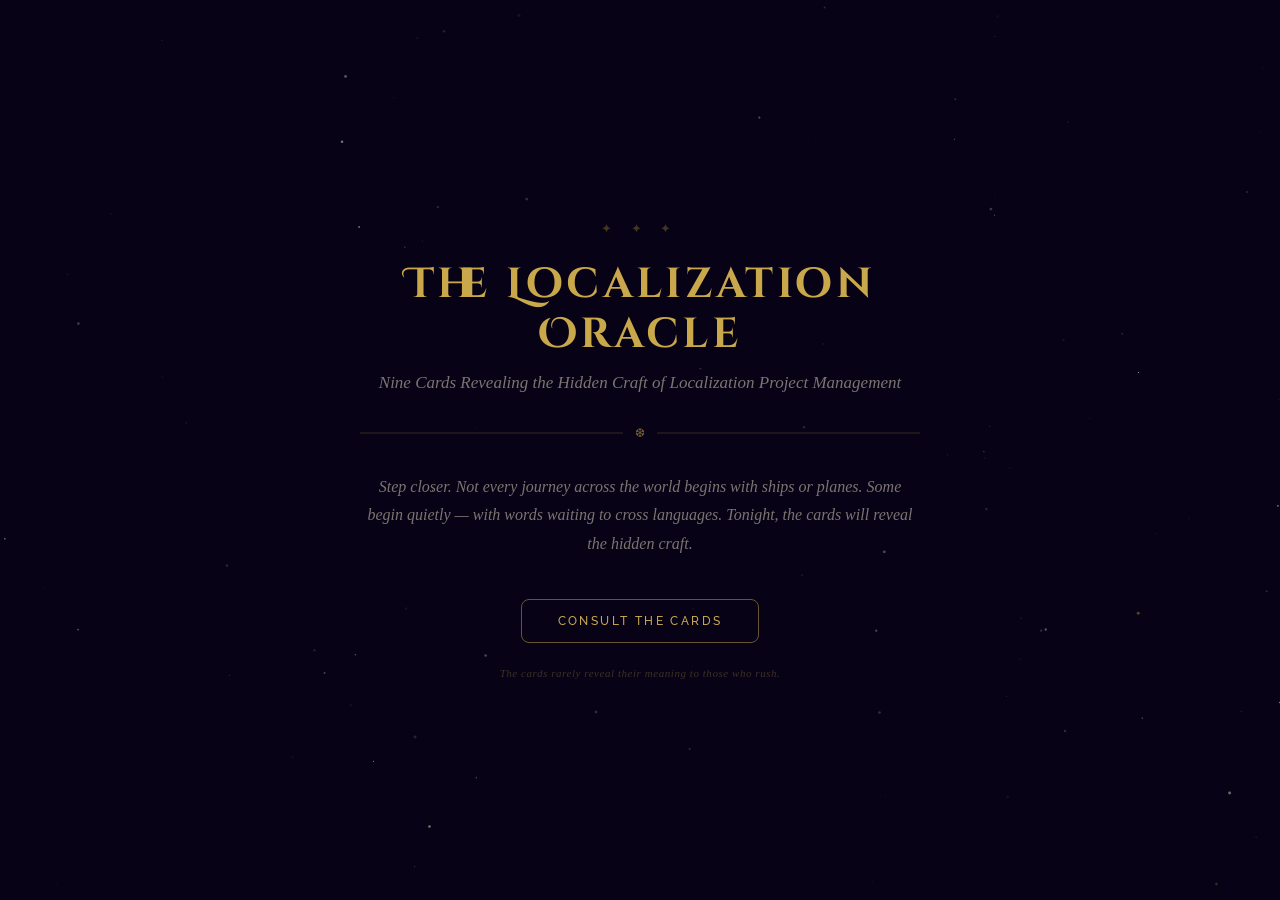
<file: index.html>
<!doctype html>
<html lang="en">
<head>
  <meta charset="utf-8" />
  <meta name="viewport" content="width=device-width, initial-scale=1" />
  <title>The Localization Oracle</title>
  <link rel="preconnect" href="https://fonts.googleapis.com" />
  <link rel="preconnect" href="https://fonts.gstatic.com" crossorigin />
  <link href="https://fonts.googleapis.com/css2?family=Cinzel+Decorative:wght@400;700&family=IM+Fell+English:ital@0;1&family=Raleway:wght@300;400;500;600&display=swap" rel="stylesheet" />
  <style>
    :root {
      --deep: #070216;
      --surface: #100828;
      --gold: #c9a84c;
      --gold-lt: #e8c97a;
      --gold-dim: #7a6030;
      --gold-faint: rgba(201,168,76,0.12);
      --parch: #f0e6cc;
      --parch-dim: rgba(240,230,204,0.5);
      --mist: #9b8fd4;
      --div: rgba(201,168,76,0.18);
    }

    *, *::before, *::after {
      box-sizing: border-box;
      margin: 0;
      padding: 0;
    }

    html, body {
      height: 100%;
    }

    body {
      background: var(--deep);
      overflow-x: hidden;
      font-family: 'Raleway', sans-serif;
    }

    /* Star canvas */
    #starCanvas {
      position: fixed;
      top: 0;
      left: 0;
      width: 100vw;
      height: 100vh;
      z-index: 0;
      pointer-events: none;
    }

    /* Main wrapper */
    .wrapper {
      position: relative;
      z-index: 1;
      min-height: 100vh;
      display: flex;
      flex-direction: column;
      align-items: center;
      justify-content: center;
      padding: 3rem 1.5rem;
      text-align: center;
    }

    /* Inner content */
    .inner {
      max-width: 560px;
      width: 100%;
    }

    /* Ornament line */
    .ornament {
      font-size: 13px;
      color: var(--gold-dim);
      letter-spacing: 0.6em;
      opacity: 0.55;
      margin-bottom: 1.5rem;
    }

    /* Main heading */
    h1 {
      font-family: 'Cinzel Decorative', serif;
      font-size: clamp(22px, 5vw, 42px);
      color: var(--gold);
      letter-spacing: 0.08em;
      line-height: 1.2;
      margin-bottom: 0.75rem;
    }

    /* Subheading */
    .subheading {
      font-family: 'IM Fell English', serif;
      font-style: italic;
      color: var(--parch-dim);
      font-size: clamp(13px, 2vw, 17px);
      margin-bottom: 2rem;
    }

    /* Divider */
    .divider {
      position: relative;
      width: 100%;
      margin: 0 auto 2rem;
      height: 1em;
      display: flex;
      align-items: center;
      justify-content: center;
    }

    .divider::before {
      content: '';
      position: absolute;
      top: 50%;
      left: 0;
      width: 100%;
      height: 1px;
      background: rgba(201,168,76,0.25);
      transform: translateY(-50%);
    }

    .divider::after {
      content: '\2746';
      position: absolute;
      top: 50%;
      left: 50%;
      transform: translate(-50%, -50%);
      background: var(--deep);
      padding: 0 12px;
      color: var(--gold-dim);
      font-size: 12px;
    }

    /* Atmospheric paragraph */
    .atmosphere {
      font-family: 'IM Fell English', serif;
      font-style: italic;
      color: var(--parch-dim);
      font-size: clamp(14px, 1.8vw, 16px);
      line-height: 1.8;
      margin-bottom: 2.5rem;
    }

    /* CTA button */
    @keyframes cardGlow {
      0%, 100% { box-shadow: 0 0 0 rgba(201,168,76,0); }
      50%       { box-shadow: 0 0 24px rgba(201,168,76,0.2); }
    }

    .cta {
      display: inline-block;
      font-family: 'Raleway', sans-serif;
      font-size: 12px;
      font-weight: 500;
      letter-spacing: 0.2em;
      text-transform: uppercase;
      text-decoration: none;
      color: var(--gold);
      border: 1px solid rgba(201,168,76,0.5);
      border-radius: 8px;
      padding: 14px 36px;
      background: transparent;
      transition: background 0.3s, border-color 0.3s, box-shadow 0.3s;
      animation: cardGlow 3s infinite ease-in-out 1s;
      margin-bottom: 1.5rem;
    }

    .cta:hover {
      background: rgba(201,168,76,0.1);
      border-color: var(--gold);
      box-shadow: 0 0 24px rgba(201,168,76,0.15);
    }

    /* Whisper text */
    .whisper {
      font-family: 'IM Fell English', serif;
      font-style: italic;
      color: rgba(201,168,76,0.28);
      font-size: 11px;
      letter-spacing: 0.05em;
    }
  </style>
</head>
<body>

  <canvas id="starCanvas" aria-hidden="true"></canvas>

  <div class="wrapper">
    <div class="inner">

      <p class="ornament">&#10022; &#10022; &#10022;</p>

      <h1>The Localization Oracle</h1>

      <p class="subheading">Nine Cards Revealing the Hidden Craft of Localization Project Management</p>

      <div class="divider" aria-hidden="true"></div>

      <p class="atmosphere">Step closer. Not every journey across the world begins with ships or planes. Some begin quietly &#8212; with words waiting to cross languages. Tonight, the cards will reveal the hidden craft.</p>

      <a class="cta" href="spread.html">Consult the Cards</a>

      <p class="whisper">The cards rarely reveal their meaning to those who rush.</p>

    </div>
  </div>

  <script>
    (function () {
      var canvas = document.getElementById('starCanvas');
      var ctx = canvas.getContext('2d');
      var stars = [];
      var startTime = performance.now();

      function initStars() {
        stars = [];
        var w = canvas.width;
        var h = canvas.height;
        for (var i = 0; i < 180; i++) {
          stars.push({
            x: Math.random() * w,
            y: Math.random() * h,
            radius: 0.2 + Math.random() * 1.3,
            opacity: 0.07 + Math.random() * 0.60,
            speed: 0.02 + Math.random() * 0.13,
            twinkleOffset: Math.random() * Math.PI * 2,
            gold: Math.random() < 0.07
          });
        }
      }

      function resize() {
        canvas.width = window.innerWidth;
        canvas.height = window.innerHeight;
        initStars();
      }

      function animate(now) {
        var time = now - startTime;
        ctx.clearRect(0, 0, canvas.width, canvas.height);

        for (var i = 0; i < stars.length; i++) {
          var s = stars[i];
          var modulated = 0.4 + 0.6 * Math.sin(time * 0.0009 + s.twinkleOffset);
          var alpha = s.opacity * modulated;

          ctx.beginPath();
          ctx.arc(s.x, s.y, s.radius, 0, Math.PI * 2);

          if (s.gold) {
            ctx.fillStyle = 'rgba(201,168,76,' + (alpha * 0.7).toFixed(3) + ')';
          } else {
            ctx.fillStyle = 'rgba(232,220,198,' + alpha.toFixed(3) + ')';
          }

          ctx.fill();

          s.y -= s.speed;
          if (s.y < -2) {
            s.y = canvas.height + 2;
            s.x = Math.random() * canvas.width;
          }
        }

        requestAnimationFrame(animate);
      }

      window.addEventListener('resize', resize);
      resize();
      requestAnimationFrame(animate);
    })();
  </script>

</body>
</html>
</file>
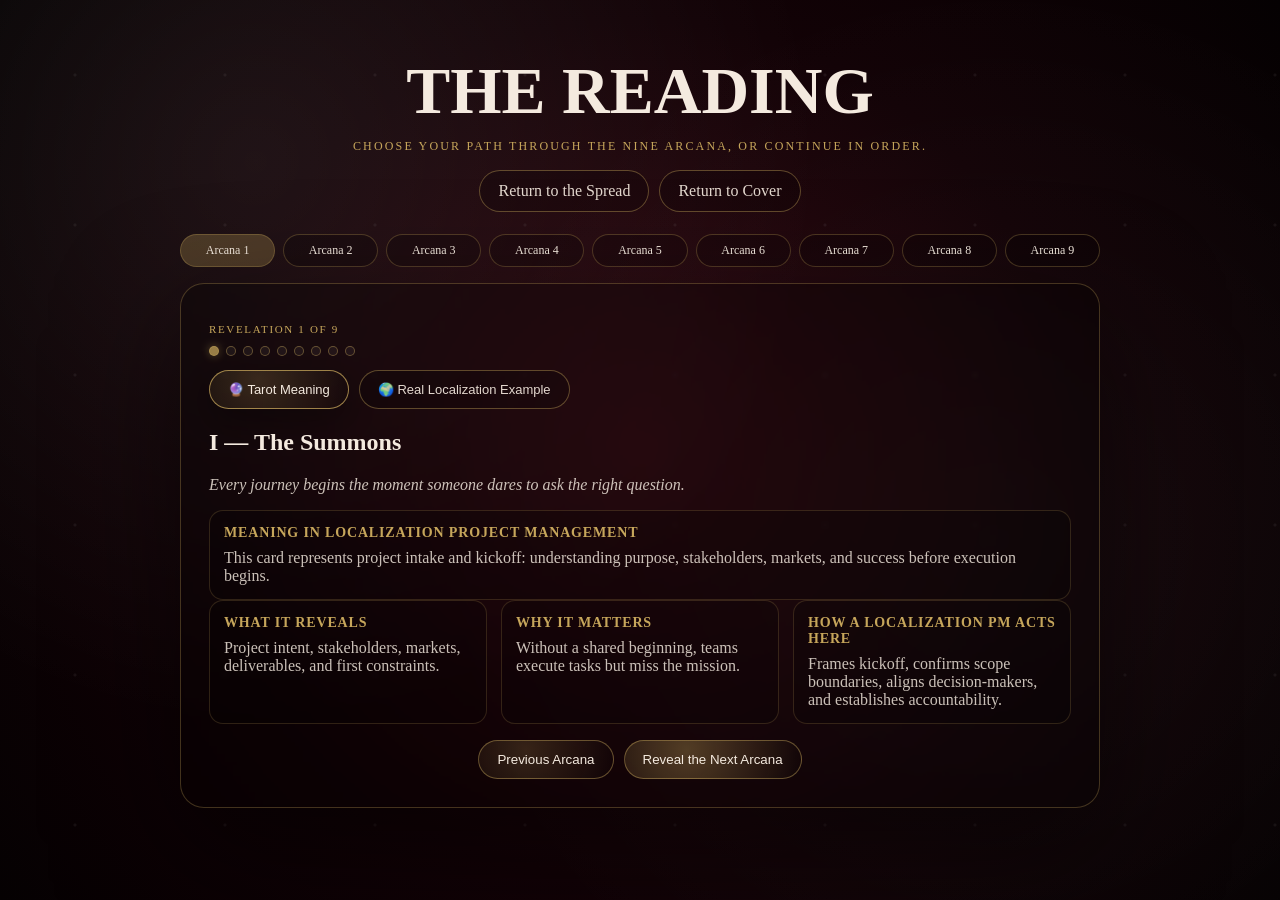
<file: reading.html>
<!doctype html>
<html lang="en">
<head>
  <meta charset="utf-8" />
  <meta name="viewport" content="width=device-width,initial-scale=1" />
  <title>The Reading</title>
  <link rel="stylesheet" href="styles.css" />
</head>
<body class="page page--reading">
  <div class="bg"></div>
  <div class="particles" aria-hidden="true"></div>
  <div class="petalLayer" id="petalLayer" aria-hidden="true"></div>

  <main class="readingStage">
    <header class="readingHeader">
      <h1 class="title">The Reading</h1>
      <p class="subtitle">Choose your path through the nine arcana, or continue in order.</p>
      <div class="readingActions">
        <a class="btn btn--ghost" href="spread.html">Return to the Spread</a>
        <a class="btn btn--ghost" href="index.html">Return to Cover</a>
      </div>
    </header>

    <nav class="arcanaRail" id="arcanaRail" aria-label="Arcana navigation"></nav>

    <section class="readingCard" id="readingCard" aria-live="polite">
      <p class="progress" id="progress">Revelation 1 of 9</p>
      <div class="progressDots" id="progressDots" aria-hidden="true"></div>
      <div class="lensToggle" role="tablist" aria-label="Reading lens">
        <button class="btn btn--gold-soft is-active" data-lens="tarot" type="button">🔮 Tarot Meaning</button>
        <button class="btn btn--ghost" data-lens="real" type="button">🌍 Real Localization Example</button>
      </div>
      <h2 id="arcanaTitle">Arcana</h2>
      <p class="prophecy" id="arcanaProphecy"></p>

      <div class="detailBlock">
        <h3 id="lensHeading">Meaning in Localization Project Management</h3>
        <p id="arcanaMeaning"></p>
      </div>

      <div class="detailGrid">
        <article class="detailBlock"><h3>What it reveals</h3><p id="arcanaReveals"></p></article>
        <article class="detailBlock"><h3>Why it matters</h3><p id="arcanaMatters"></p></article>
        <article class="detailBlock"><h3>How a localization PM acts here</h3><p id="arcanaActs"></p></article>
      </div>

      <div class="readingActions">
        <button class="btn btn--gold-soft" id="prevArcana">Previous Arcana</button>
        <button class="btn btn--gold" id="nextArcana">Reveal the Next Arcana</button>
      </div>
    </section>

    <section class="closingScene" id="closingScene" hidden>
      <div class="magic-dust" aria-hidden="true"></div>
      <div class="closingPetals" id="closingPetals" aria-hidden="true"></div>
      <div class="closingScene__veil" aria-hidden="true"></div>
      <div class="closingScene__candles" aria-hidden="true">
        <div class="candle"><div class="flame"></div></div><div class="candle"><div class="flame"></div></div><div class="candle"><div class="flame"></div></div>
        <div class="candle"><div class="flame"></div></div><div class="candle"><div class="flame"></div></div><div class="candle"><div class="flame"></div></div><div class="candle"><div class="flame"></div></div>
      </div>
      <div class="closingScene__text">
        <p class="subtitle">The Ninth Arcana Settles</p>
        <h2>The room grows still as one final influence stirs.</h2>
        <p id="hiddenPrelude" class="hiddenPrelude" aria-live="polite"></p>

        <button class="hiddenCard" id="hiddenCard" type="button" aria-label="Reveal Arcana X" hidden>
          <span class="hiddenCard__inner">
            <span class="hiddenCard__face hiddenCard__face--back">
              <span class="kicker">Arcana X</span>
              <strong>The Invisible Conductor</strong>
            </span>
            <span class="hiddenCard__face hiddenCard__face--front">
              <span class="kicker">Arcana X — The Invisible Conductor</span>
              <h3>“Every system needs someone who sees the entire pattern.”</h3>
              <p>Localization projects appear to move through languages, systems, and teams on their own. But behind every successful launch is someone quietly holding the threads together.</p>
              <p>They balance deadlines and quality.<br>They coordinate linguists, engineers, and stakeholders.<br>They resolve invisible risks before anyone else notices them.</p>
              <p>They ensure that meaning survives the journey.</p>
              <p>This final card represents the role that connects every arcana revealed in the reading.</p>
              <p><strong>Localization Project Manager.</strong></p>
            </span>
          </span>
        </button>

        <p class="hiddenCardNote" id="hiddenCardNote" hidden>“Some roles appear only after the full reading is complete.”</p>
        <p class="finalLastWhisper" id="finalLastWhisper" hidden>The last card has spoken.</p>

        <div class="finalReading" id="finalReading" hidden>
          <h3>The reading is complete.</h3>
          <p>Every global experience depends on someone who understands how language, systems, and people move together.</p>
          <div class="finalReading__cards" id="finalCards" aria-hidden="true"></div>
          <p class="finalReading__closingWhisper">The cards grow quiet once more.</p>
          <a class="btn btn--gold" href="spread.html">Close the Reading</a>
          <p class="finalReading__signature">This reading was conducted by Duygu Taş.</p>
        </div>
      </div>
    </section>
  </main>

  <script src="script.js"></script>
</body>
</html>
</file>
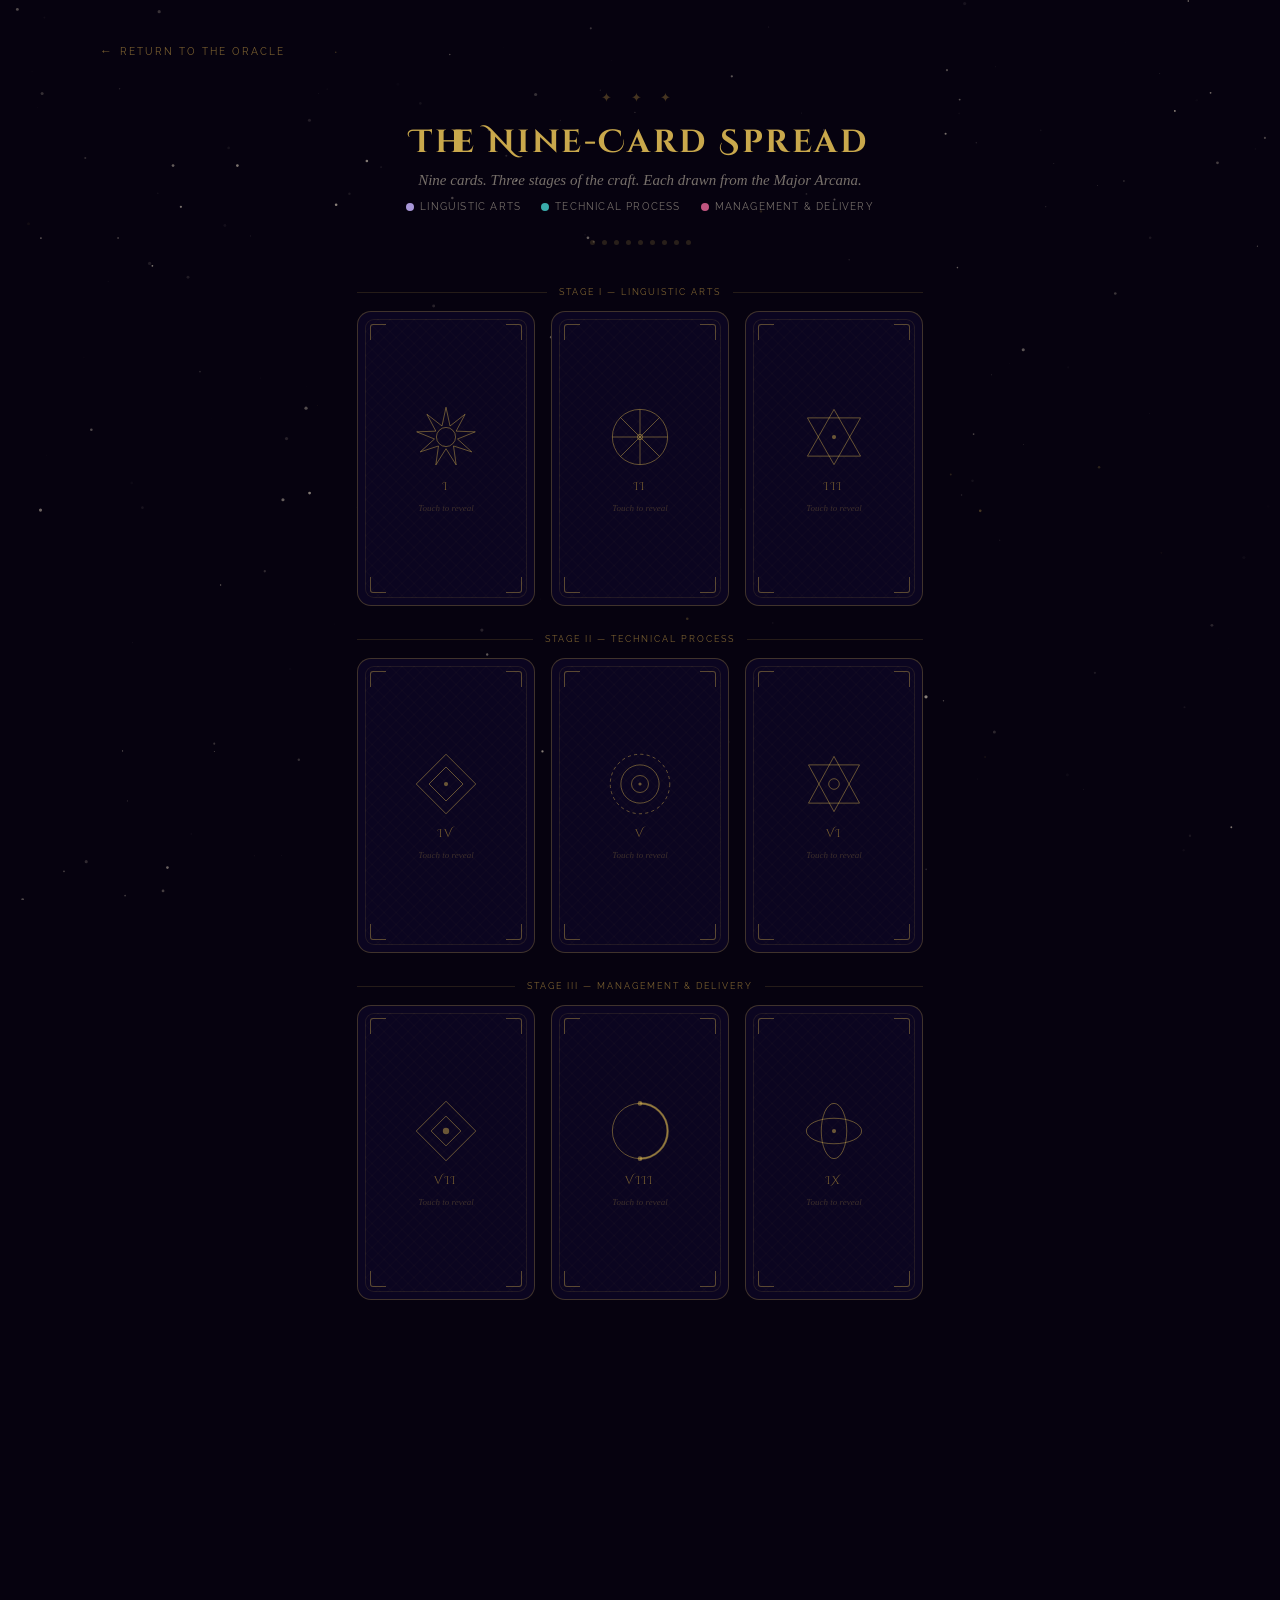
<file: spread.html>
<!doctype html>
<html lang="en">
<head>
<meta charset="utf-8"/>
<meta name="viewport" content="width=device-width,initial-scale=1"/>
<title>The Nine-Card Spread — The Localization Oracle</title>
<link rel="preconnect" href="https://fonts.googleapis.com"/>
<link rel="preconnect" href="https://fonts.gstatic.com" crossorigin/>
<link href="https://fonts.googleapis.com/css2?family=Cinzel+Decorative:wght@400;700&family=IM+Fell+English:ital@0;1&family=Raleway:wght@300;400;500;600&display=swap" rel="stylesheet"/>
<style>
:root{
  --deep:#06020f;--card-bg:#0b0520;--surface:#100828;--surface2:#18103a;
  --gold:#c9a84c;--gold-lt:#e8c97a;--gold-dim:#7a6030;--gold-faint:rgba(201,168,76,0.12);
  --parch:#f0e6cc;--parch-dim:rgba(240,230,204,0.48);
  --mist:#a897d8;--rose:#c05580;--teal:#3aacac;
  --div:rgba(201,168,76,0.16);--cw:178px;--ch:295px;
}
*,*::before,*::after{box-sizing:border-box;margin:0;padding:0}
html,body{height:100%}
body{background:var(--deep);overflow-x:hidden;font-family:'Raleway',sans-serif;color:var(--parch)}
#starCanvas{position:fixed;top:0;left:0;width:100vw;height:100vh;z-index:0;pointer-events:none}
.page{position:relative;z-index:1;max-width:1120px;margin:0 auto;padding:2.5rem 1.25rem 6rem}
.back-link{display:inline-flex;align-items:center;gap:6px;color:var(--gold-dim);font-size:10px;letter-spacing:.2em;text-decoration:none;text-transform:uppercase;margin-bottom:2rem;transition:color .2s}
.back-link:hover{color:var(--gold)}
.back-link::before{content:'←';font-size:12px}
.header{text-align:center}
.ornament{font-size:13px;color:var(--gold-dim);letter-spacing:.6em;opacity:.55;margin-bottom:1rem}
h1{font-family:'Cinzel Decorative',serif;font-size:clamp(18px,3.5vw,32px);color:var(--gold);letter-spacing:.08em;margin-bottom:.5rem}
.subtitle{font-family:'IM Fell English',serif;font-style:italic;color:var(--parch-dim);font-size:clamp(12px,1.8vw,15px);margin-bottom:.75rem}
.stage-legend{display:flex;justify-content:center;gap:20px;flex-wrap:wrap;margin-bottom:1.75rem}
.legend-item{display:flex;align-items:center;gap:6px;font-size:10px;letter-spacing:.12em;color:var(--parch-dim);text-transform:uppercase}
.legend-dot{width:8px;height:8px;border-radius:50%}
.progress-row{display:flex;justify-content:center;gap:7px;margin-bottom:2.25rem}
.pip{width:5px;height:5px;border-radius:50%;background:rgba(201,168,76,.18);transition:background .4s,transform .3s,box-shadow .3s}
.pip.lit{background:var(--gold);transform:scale(1.5);box-shadow:0 0 8px rgba(201,168,76,.5)}
.cards-grid{display:grid;grid-template-columns:repeat(3,var(--cw));gap:22px 16px;justify-content:center;margin-bottom:2.5rem}
.stage-row-label{grid-column:1/-1;display:flex;align-items:center;gap:12px;font-size:9px;letter-spacing:.22em;text-transform:uppercase;color:var(--gold-dim);margin-top:6px;margin-bottom:-8px}
.stage-row-label::before,.stage-row-label::after{content:'';flex:1;height:1px;background:var(--div)}
.card-slot{width:var(--cw);height:var(--ch);perspective:1100px;cursor:pointer}
.card-inner{width:100%;height:100%;position:relative;transform-style:preserve-3d;transition:transform .85s cubic-bezier(.34,1.08,.64,1);border-radius:14px}
.card-slot.flipped .card-inner{transform:rotateY(180deg)}
.card-slot:not(.flipped):hover .card-inner{transform:translateY(-6px) rotateY(7deg)}
.card-slot.active-card .card-front{box-shadow:0 0 0 2px var(--gold),0 0 36px rgba(201,168,76,.2)}
.card-face{position:absolute;inset:0;border-radius:14px;backface-visibility:hidden;-webkit-backface-visibility:hidden;overflow:hidden}
.card-back{background:var(--card-bg);border:1px solid rgba(201,168,76,.28);display:flex;flex-direction:column;align-items:center;justify-content:center;gap:8px}
.cb-frame{position:absolute;inset:7px;border:1px solid rgba(201,168,76,.12);border-radius:9px;
  background:repeating-linear-gradient(45deg,rgba(201,168,76,.018) 0,rgba(201,168,76,.018) 1px,transparent 0,transparent 50%),
             repeating-linear-gradient(-45deg,rgba(201,168,76,.018) 0,rgba(201,168,76,.018) 1px,transparent 0,transparent 50%);
  background-size:12px 12px}
.cb-corner{position:absolute;width:16px;height:16px;border-color:rgba(201,168,76,.42);border-style:solid}
.cb-corner.tl{top:12px;left:12px;border-width:1px 0 0 1px;border-radius:3px 0 0 0}
.cb-corner.tr{top:12px;right:12px;border-width:1px 1px 0 0;border-radius:0 3px 0 0}
.cb-corner.bl{bottom:12px;left:12px;border-width:0 0 1px 1px;border-radius:0 0 0 3px}
.cb-corner.br{bottom:12px;right:12px;border-width:0 1px 1px 0;border-radius:0 0 3px 0}
.cb-sigil{position:relative;z-index:2;width:68px;height:68px}
.cb-roman{position:relative;z-index:2;font-family:'Cinzel Decorative',serif;font-size:11px;color:var(--gold-dim);letter-spacing:.22em}
.cb-whisper{position:relative;z-index:2;font-family:'IM Fell English',serif;font-style:italic;font-size:9px;color:rgba(201,168,76,.26);text-align:center;padding:0 14px;line-height:1.4}
@keyframes breathe{
  0%,100%{box-shadow:0 4px 24px rgba(0,0,0,.6)}
  50%{box-shadow:0 4px 32px rgba(201,168,76,.09),0 0 0 1px rgba(201,168,76,.06)}
}
.card-slot:not(.flipped) .card-back{animation:breathe 4s ease-in-out infinite;animation-delay:var(--delay,0s)}
.card-front{transform:rotateY(180deg);display:flex;flex-direction:column;border:1px solid rgba(201,168,76,.38)}
.cf-top{padding:7px 10px 5px;display:flex;align-items:center;justify-content:space-between;border-bottom:1px solid var(--div);flex-shrink:0}
.cf-roman{font-family:'Cinzel Decorative',serif;font-size:10px;color:var(--gold);letter-spacing:.15em}
.cf-arcana-name{font-family:'Cinzel Decorative',serif;font-size:7px;color:var(--gold-dim);letter-spacing:.12em;text-align:right;line-height:1.3;max-width:90px}
.cf-art{flex:1;display:flex;align-items:center;justify-content:center;padding:0;position:relative;overflow:hidden;min-height:0}
.cf-art::before{content:'';position:absolute;inset:0;background:radial-gradient(ellipse at center,var(--art-glow,rgba(168,151,216,.22)) 0%,transparent 70%);pointer-events:none;z-index:1}
.cf-art img{width:100%;height:100%;object-fit:contain;object-position:center;display:block;filter:sepia(18%) contrast(1.05) brightness(.92) saturate(.9);transition:filter .5s ease}
.card-slot:hover .cf-art img{filter:sepia(0%) contrast(1.08) brightness(1) saturate(1.05)}
.cf-art svg{width:100%;height:100%;max-width:148px;max-height:162px;display:block}
.cf-art.has-img::after{content:'';position:absolute;inset:0;background:linear-gradient(to bottom,rgba(6,2,15,.35) 0%,transparent 30%,transparent 65%,rgba(6,2,15,.55) 100%);z-index:2;pointer-events:none}
.cf-bottom{padding:6px 10px 8px;border-top:1px solid var(--div);flex-shrink:0}
.cf-mystical{font-family:'Cinzel Decorative',serif;font-size:7.5px;color:var(--gold-lt);letter-spacing:.1em;margin-bottom:2px;line-height:1.35}
.cf-real{font-family:'IM Fell English',serif;font-style:italic;font-size:9px;color:var(--parch-dim);line-height:1.3}
.detail-panel{background:var(--surface);border:1px solid var(--div);border-radius:16px;max-width:740px;margin:0 auto 2rem;overflow:hidden;opacity:0;transform:translateY(14px);transition:opacity .45s,transform .45s;pointer-events:none}
.detail-panel.visible{opacity:1;transform:translateY(0);pointer-events:auto}
.d-stripe{height:4px;width:100%}
.d-body{padding:1.75rem 2rem 1.5rem}
.d-meta{display:flex;align-items:flex-start;justify-content:space-between;gap:12px;flex-wrap:wrap;margin-bottom:.75rem}
.d-left{flex:1;min-width:200px}
.d-eyebrow{display:flex;align-items:center;gap:10px;margin-bottom:5px}
.d-roman{font-family:'Cinzel Decorative',serif;font-size:10px;color:var(--gold-dim);letter-spacing:.25em}
.d-stage{font-size:9px;letter-spacing:.1em;text-transform:uppercase;padding:2px 9px;border-radius:20px;font-weight:600;border:1px solid}
.d-arcana-title{font-family:'Cinzel Decorative',serif;font-size:13px;color:rgba(201,168,76,.55);letter-spacing:.08em;margin-bottom:1px}
.d-name{font-family:'Cinzel Decorative',serif;font-size:clamp(15px,2.5vw,21px);color:var(--gold);margin-bottom:3px;line-height:1.2}
.d-real{font-family:'IM Fell English',serif;font-style:italic;font-size:14px;color:var(--mist)}
.btn-example{display:inline-flex;align-items:center;gap:7px;font-family:'Raleway',sans-serif;font-size:11px;letter-spacing:.12em;text-transform:uppercase;font-weight:600;padding:9px 18px;border-radius:8px;cursor:pointer;background:linear-gradient(135deg,rgba(201,168,76,.12),rgba(201,168,76,.04));border:1px solid rgba(201,168,76,.42);color:var(--gold);transition:background .2s,border-color .2s;white-space:nowrap;flex-shrink:0;align-self:flex-start}
.btn-example:hover{background:rgba(201,168,76,.18);border-color:var(--gold)}
.btn-example:active{transform:scale(.97)}
.tarot-block{background:rgba(201,168,76,.055);border:1px solid rgba(201,168,76,.18);border-radius:10px;padding:1rem 1.25rem;margin-bottom:1rem;display:flex;gap:14px;align-items:flex-start}
.tarot-sigil-sm{flex-shrink:0;width:48px;height:48px;opacity:.85}
.tarot-label{font-size:9px;letter-spacing:.2em;text-transform:uppercase;color:var(--gold-dim);margin-bottom:3px}
.tarot-card-name{font-family:'Cinzel Decorative',serif;font-size:12px;color:var(--gold-lt);margin-bottom:4px}
.tarot-meaning{font-family:'IM Fell English',serif;font-style:italic;font-size:12px;color:var(--parch-dim);line-height:1.6}
.d-hr{width:48px;height:1px;background:var(--div);margin:1rem 0}
.d-oracle{font-family:'IM Fell English',serif;font-style:italic;font-size:13.5px;color:var(--gold-lt);border-left:2px solid var(--gold-dim);padding-left:14px;line-height:1.7;margin-bottom:.9rem}
.d-def{font-family:'Raleway',sans-serif;font-size:14px;color:var(--parch);line-height:1.78;margin-bottom:.9rem}
.d-pm{font-family:'Raleway',sans-serif;font-size:13px;color:var(--parch-dim);line-height:1.72}
.d-tags{display:flex;flex-wrap:wrap;gap:6px;margin-top:1.1rem}
.d-tag{font-size:10px;letter-spacing:.08em;padding:3px 11px;border-radius:20px;border:1px solid var(--div);color:var(--parch-dim)}
.modal-overlay{position:fixed;inset:0;z-index:100;background:rgba(6,2,15,.92);display:flex;align-items:center;justify-content:center;padding:1.5rem;opacity:0;pointer-events:none;transition:opacity .3s}
.modal-overlay.open{opacity:1;pointer-events:auto}
.modal-box{background:var(--surface2);border:1px solid rgba(201,168,76,.36);border-radius:18px;max-width:620px;width:100%;max-height:90vh;overflow-y:auto;transform:scale(.95) translateY(12px);transition:transform .3s;position:relative}
.modal-overlay.open .modal-box{transform:scale(1) translateY(0)}
.m-stripe{height:4px;border-radius:18px 18px 0 0;width:100%}
.m-body{padding:1.75rem 2rem 2rem}
.modal-close{position:absolute;top:14px;right:16px;background:transparent;border:1px solid var(--div);border-radius:50%;width:30px;height:30px;cursor:pointer;color:var(--parch-dim);font-size:16px;display:flex;align-items:center;justify-content:center}
.modal-close:hover{color:var(--gold);border-color:var(--gold)}
.m-eyebrow{font-size:9px;letter-spacing:.25em;text-transform:uppercase;color:var(--gold-dim);margin-bottom:4px}
.m-title{font-family:'Cinzel Decorative',serif;font-size:clamp(14px,2.5vw,19px);color:var(--gold);margin-bottom:3px;line-height:1.2}
.m-sub{font-family:'IM Fell English',serif;font-style:italic;font-size:13px;color:var(--mist);margin-bottom:1.25rem}
.scenario-block{background:rgba(255,255,255,.025);border:1px solid var(--div);border-radius:10px;padding:1.1rem 1.25rem;margin-bottom:1rem}
.scenario-label{font-size:9px;letter-spacing:.2em;text-transform:uppercase;color:var(--gold-dim);margin-bottom:6px}
.scenario-text{font-size:13px;line-height:1.72;color:var(--parch)}
.scenario-text strong{color:var(--gold-lt);font-weight:600}
.outcome-row{display:grid;grid-template-columns:1fr 1fr;gap:10px;margin-bottom:1rem}
.outcome-card{border-radius:10px;padding:.9rem 1rem;border:1px solid}
.outcome-card.good{background:rgba(58,172,172,.07);border-color:rgba(58,172,172,.22)}
.outcome-card.bad{background:rgba(192,85,128,.07);border-color:rgba(192,85,128,.22)}
.outcome-label{font-size:9px;letter-spacing:.2em;text-transform:uppercase;margin-bottom:5px;font-weight:600}
.outcome-card.good .outcome-label{color:var(--teal)}
.outcome-card.bad .outcome-label{color:var(--rose)}
.outcome-text{font-size:12px;line-height:1.65;color:var(--parch-dim)}
.pm-tip{background:linear-gradient(135deg,rgba(201,168,76,.07),rgba(201,168,76,.02));border:1px solid rgba(201,168,76,.2);border-radius:10px;padding:1rem 1.25rem}
.pm-tip-label{font-size:9px;letter-spacing:.2em;text-transform:uppercase;color:var(--gold-dim);margin-bottom:5px}
.pm-tip-text{font-family:'IM Fell English',serif;font-style:italic;font-size:13px;color:var(--parch);line-height:1.7}
.complete-msg{text-align:center;padding:2rem 1rem;opacity:0;transition:opacity .8s}
.complete-msg.show{opacity:1}
.complete-title{font-family:'Cinzel Decorative',serif;font-size:18px;color:var(--gold);margin-bottom:.5rem}
.complete-sub{font-family:'IM Fell English',serif;font-style:italic;color:var(--parch-dim);font-size:14px;margin-bottom:1.25rem}
.btn-again{font-family:'Raleway',sans-serif;font-size:11px;letter-spacing:.15em;text-transform:uppercase;padding:10px 26px;border:1px solid rgba(201,168,76,.38);border-radius:8px;background:transparent;color:var(--gold);cursor:pointer}
.btn-again:hover{background:var(--gold-faint)}
@media(max-width:640px){
  :root{--cw:108px;--ch:178px}
  .cards-grid{gap:10px 8px}
  .cf-mystical{font-size:6.5px}
  .cf-real{font-size:8px}
  .d-body{padding:1.25rem}
  .m-body{padding:1.25rem}
  .outcome-row{grid-template-columns:1fr}
  .d-meta{flex-direction:column}
}
@media(max-width:420px){
  :root{--cw:92px;--ch:152px}
  .cards-grid{gap:8px 6px}
}
</style>
</head>
<body>
<canvas id="starCanvas" aria-hidden="true"></canvas>
<div class="page">
  <a class="back-link" href="index.html">Return to the Oracle</a>
  <div class="header">
    <p class="ornament">&#10022; &#10022; &#10022;</p>
    <h1>The Nine-Card Spread</h1>
    <p class="subtitle">Nine cards. Three stages of the craft. Each drawn from the Major Arcana.</p>
    <div class="stage-legend">
      <div class="legend-item"><div class="legend-dot" style="background:#a897d8"></div>Linguistic Arts</div>
      <div class="legend-item"><div class="legend-dot" style="background:#3aacac"></div>Technical Process</div>
      <div class="legend-item"><div class="legend-dot" style="background:#c05580"></div>Management &amp; Delivery</div>
    </div>
    <div class="progress-row" id="progressRow"></div>
  </div>
  <div class="cards-grid" id="cardsGrid"></div>
  <div class="detail-panel" id="detailPanel">
    <div class="d-stripe" id="dStripe"></div>
    <div class="d-body">
      <div class="d-meta">
        <div class="d-left">
          <div class="d-eyebrow">
            <span class="d-roman" id="dRoman"></span>
            <span class="d-stage" id="dStage"></span>
          </div>
          <div class="d-arcana-title" id="dArcanaTitle"></div>
          <div class="d-name" id="dName"></div>
          <div class="d-real" id="dReal"></div>
        </div>
        <button class="btn-example" onclick="openModal()">
          <svg width="14" height="14" viewBox="0 0 14 14" fill="none" stroke="currentColor" stroke-width="1.3"><circle cx="7" cy="7" r="6"/><circle cx="7" cy="4.5" r=".7" fill="currentColor" stroke="none"/><line x1="7" y1="6.5" x2="7" y2="10.5"/></svg>
          Real-Life Example
        </button>
      </div>
      <div class="tarot-block">
        <svg class="tarot-sigil-sm" id="tarotSigil" viewBox="0 0 64 64" fill="none"></svg>
        <div>
          <div class="tarot-label">Tarot Correspondence</div>
          <div class="tarot-card-name" id="tarotCardName"></div>
          <div class="tarot-meaning" id="tarotMeaning"></div>
        </div>
      </div>
      <div class="d-hr"></div>
      <p class="d-oracle" id="dOracle"></p>
      <p class="d-def" id="dDef"></p>
      <p class="d-pm" id="dPm"></p>
      <div class="d-tags" id="dTags"></div>
    </div>
  </div>
  <div class="complete-msg" id="completeMsg">
    <div class="complete-title">The Reading is Complete</div>
    <p class="complete-sub">The nine mysteries of the craft have been laid bare before you. Go forth and build.</p>
    <button class="btn-again" onclick="resetSpread()">Draw Again</button>
  </div>
</div>
<div class="modal-overlay" id="modalOverlay" onclick="closeOutside(event)">
  <div class="modal-box">
    <div class="m-stripe" id="mStripe"></div>
    <div class="m-body">
      <button class="modal-close" onclick="closeModal()">&#215;</button>
      <div class="m-eyebrow" id="mEyebrow"></div>
      <div class="m-title" id="mTitle"></div>
      <div class="m-sub" id="mSub"></div>
      <div class="scenario-block">
        <div class="scenario-label">The Scenario</div>
        <div class="scenario-text" id="mScenario"></div>
      </div>
      <div class="outcome-row">
        <div class="outcome-card good">
          <div class="outcome-label">When the card is heeded</div>
          <div class="outcome-text" id="mGood"></div>
        </div>
        <div class="outcome-card bad">
          <div class="outcome-label">When the card is ignored</div>
          <div class="outcome-text" id="mBad"></div>
        </div>
      </div>
      <div class="pm-tip">
        <div class="pm-tip-label">The Oracle's Counsel</div>
        <div class="pm-tip-text" id="mTip"></div>
      </div>
    </div>
  </div>
</div>
<script>
/* ── Star Canvas ── */
(function(){
  const canvas = document.getElementById('starCanvas');
  const ctx = canvas.getContext('2d');
  let W, H, stars = [];
  function init(){
    W = canvas.width = window.innerWidth;
    H = canvas.height = window.innerHeight;
    stars = Array.from({length:200},()=>({
      x: Math.random()*W,
      y: Math.random()*H,
      r: 0.15+Math.random()*1.5,
      op: 0.07+Math.random()*0.6,
      spd: 0.02+Math.random()*0.13,
      tw: Math.random()*Math.PI*2,
      gold: Math.random()<0.07
    }));
  }
  function draw(ts){
    ctx.clearRect(0,0,W,H);
    stars.forEach(s=>{
      s.tw += 0.02;
      s.y -= s.spd;
      if(s.y < -2){ s.y = H+2; s.x = Math.random()*W; }
      const op = s.op*(0.6+0.4*Math.sin(s.tw));
      ctx.beginPath();
      ctx.arc(s.x,s.y,s.r,0,Math.PI*2);
      ctx.fillStyle = s.gold
        ? `rgba(201,168,76,${(op*0.7).toFixed(3)})`
        : `rgba(232,220,198,${op.toFixed(3)})`;
      ctx.fill();
    });
    requestAnimationFrame(draw);
  }
  window.addEventListener('resize',init);
  init();
  requestAnimationFrame(draw);
})();

/* ── Stage Config ── */
const ST = {
  ling:{ label:'Linguistic',  color:'#a897d8', glow:'rgba(168,151,216,.22)', stripe:'linear-gradient(90deg,#3a2878,#a897d8)' },
  tech:{ label:'Technical',   color:'#3aacac',  glow:'rgba(58,172,172,.22)',  stripe:'linear-gradient(90deg,#1a6060,#3aacac)' },
  mgmt:{ label:'Management',  color:'#c05580',  glow:'rgba(192,85,128,.22)',  stripe:'linear-gradient(90deg,#7a2050,#c05580)' }
};

/* ── Sigils ── */
const SIGILS = [
  /* 0: 9-pointed star + inner circle */
  `<svg class="cb-sigil" viewBox="0 0 64 64" fill="none" width="68" height="68"><path d="M32,4 L35.76,21.66 L50,10.55 L41.53,26.5 L59.58,27.14 L42.83,33.91 L56.25,46 L39.07,40.43 L41.58,58.32 L32,43 L22.42,58.32 L24.93,40.43 L7.75,46 L21.17,33.91 L4.42,27.14 L22.47,26.5 L14,10.55 L28.24,21.66 Z" stroke="#c9a84c" stroke-width="0.9" opacity="0.5"/><circle cx="32" cy="32" r="9" stroke="#c9a84c" stroke-width="0.9" opacity="0.5"/></svg>`,
  /* 1: circle + 8 radial lines + center dot */
  `<svg class="cb-sigil" viewBox="0 0 64 64" fill="none" width="68" height="68"><circle cx="32" cy="32" r="26" stroke="#c9a84c" stroke-width="0.9" opacity="0.5"/><line x1="32" y1="6" x2="32" y2="58" stroke="#c9a84c" stroke-width="0.9" opacity="0.5"/><line x1="6" y1="32" x2="58" y2="32" stroke="#c9a84c" stroke-width="0.9" opacity="0.5"/><line x1="13.6" y1="13.6" x2="50.4" y2="50.4" stroke="#c9a84c" stroke-width="0.9" opacity="0.5"/><line x1="50.4" y1="13.6" x2="13.6" y2="50.4" stroke="#c9a84c" stroke-width="0.9" opacity="0.5"/><circle cx="32" cy="32" r="2.5" stroke="#c9a84c" stroke-width="0.9" opacity="0.5"/></svg>`,
  /* 2: Star of David (two triangles) + center dot */
  `<svg class="cb-sigil" viewBox="0 0 64 64" fill="none" width="68" height="68"><polygon points="32,6 57,50 7,50" stroke="#c9a84c" stroke-width="0.9" opacity="0.5"/><polygon points="32,58 7,14 57,14" stroke="#c9a84c" stroke-width="0.9" opacity="0.5"/><circle cx="32" cy="32" r="2" fill="#c9a84c" opacity="0.5"/></svg>`,
  /* 3: double diamond + center dot */
  `<svg class="cb-sigil" viewBox="0 0 64 64" fill="none" width="68" height="68"><polygon points="32,4 60,32 32,60 4,32" stroke="#c9a84c" stroke-width="0.9" opacity="0.5"/><polygon points="32,16 48,32 32,48 16,32" stroke="#c9a84c" stroke-width="0.9" opacity="0.5"/><circle cx="32" cy="32" r="2" fill="#c9a84c" opacity="0.5"/></svg>`,
  /* 4: 3 concentric circles (outer dashed) + tiny dot */
  `<svg class="cb-sigil" viewBox="0 0 64 64" fill="none" width="68" height="68"><circle cx="32" cy="32" r="28" stroke="#c9a84c" stroke-width="0.9" stroke-dasharray="3 3" opacity="0.5"/><circle cx="32" cy="32" r="18" stroke="#c9a84c" stroke-width="0.9" opacity="0.5"/><circle cx="32" cy="32" r="8" stroke="#c9a84c" stroke-width="0.9" opacity="0.5"/><circle cx="32" cy="32" r="1.5" fill="#c9a84c" opacity="0.5"/></svg>`,
  /* 5: two overlapping triangles + center circle */
  `<svg class="cb-sigil" viewBox="0 0 64 64" fill="none" width="68" height="68"><polygon points="32,6 56,50 8,50" stroke="#c9a84c" stroke-width="0.9" opacity="0.5"/><polygon points="32,58 8,14 56,14" stroke="#c9a84c" stroke-width="0.9" opacity="0.5"/><circle cx="32" cy="32" r="5" stroke="#c9a84c" stroke-width="0.9" opacity="0.5"/></svg>`,
  /* 6: nested diamonds + filled center */
  `<svg class="cb-sigil" viewBox="0 0 64 64" fill="none" width="68" height="68"><polygon points="32,4 60,32 32,60 4,32" stroke="#c9a84c" stroke-width="0.9" opacity="0.5"/><polygon points="32,18 46,32 32,46 18,32" stroke="#c9a84c" stroke-width="0.9" opacity="0.5"/><circle cx="32" cy="32" r="3" fill="#c9a84c" opacity="0.5"/></svg>`,
  /* 7: circle + crescent arc + top/bottom dots */
  `<svg class="cb-sigil" viewBox="0 0 64 64" fill="none" width="68" height="68"><circle cx="32" cy="32" r="26" stroke="#c9a84c" stroke-width="0.9" opacity="0.5"/><path d="M32,6 A26,26 0 0 1 32,58" stroke="#c9a84c" stroke-width="2.2" opacity="0.55"/><circle cx="32" cy="6" r="2.2" fill="#c9a84c" opacity="0.55"/><circle cx="32" cy="58" r="2.2" fill="#c9a84c" opacity="0.55"/></svg>`,
  /* 8: two crossing ellipses + center dot */
  `<svg class="cb-sigil" viewBox="0 0 64 64" fill="none" width="68" height="68"><ellipse cx="32" cy="32" rx="26" ry="12" stroke="#c9a84c" stroke-width="0.9" opacity="0.5"/><ellipse cx="32" cy="32" rx="12" ry="26" stroke="#c9a84c" stroke-width="0.9" opacity="0.5"/><circle cx="32" cy="32" r="2" fill="#c9a84c" opacity="0.5"/></svg>`
];

/* ── Card Data ── */
const CARDS = [
  {
    roman:'I', stage:'ling', imgFile:'magician.jpg', bgColor:'#0e0826',
    arcanaTitle:'The Magician',
    mystical:'The Memory Keeper',
    real:'Translation Memory & TM Leverage',
    tarotCard:'The Magician \u2014 Major Arcana I',
    tarotMeaning:'He stands at his table of tools \u2014 wand, cup, sword, pentacle \u2014 one hand raised to the heavens, one pointing to the earth. As above, so below. He transforms raw material into mastery, channelling infinite potential through disciplined will.',
    oracle:'Like the Magician who wastes nothing and wields every instrument at hand, the wise PM mines every word already translated. The past speaks to the present; the memory serves the future.',
    def:'Translation Memory is a living database of every approved segment \u2014 sentences, headers, UI strings \u2014 ever translated in your programme. When new content arrives, the CAT tool scans the TM and scores similarity: 100% matches cost nothing, 75\u201399% fuzzy matches are discounted, new words pay full rate.',
    pm:'A PM who commands TM leverage can reduce costs by 30\u201360% on versioned content and quote budgets with precision before a single translator opens a file.',
    tags:['CAT Tools','memoQ','Phrase TMS','SDL Trados','Cost Modelling','TM Maintenance'],
    example:{
      scenario:'<strong>Spotify</strong> releases monthly playlist-page copy updates. 70% of strings are unchanged, 20% are fuzzy matches, only 10% are new. The PM runs a TM analysis report before sending to the LSP.',
      good:'The PM negotiates band discounts \u2014 0% for exact, 30% for fuzzies \u2014 saving \u20ac4,200 on a \u20ac6,000 project. The memory has spoken.',
      bad:'No analysis. Full word count sent at full rate. \u20ac6,000 paid for strings the company already owns. The Magician\'s table sits unused.',
      tip:'"Always run a TM analysis before raising a PO. If your LSP quotes without seeing it, ask why \u2014 and make the analysis report a contractual deliverable."'
    },
    svg:`<svg viewBox="0 0 148 162" fill="none"><line x1="74" y1="88" x2="74" y2="32" stroke="#c9a84c" stroke-width="1.5" opacity="0.7"/><line x1="24" y1="88" x2="124" y2="88" stroke="#c9a84c" stroke-width="1" opacity="0.55"/><ellipse cx="60" cy="22" rx="9" ry="6" stroke="#c9a84c" stroke-width="0.9" opacity="0.6"/><ellipse cx="88" cy="22" rx="9" ry="6" stroke="#c9a84c" stroke-width="0.9" opacity="0.6"/><circle cx="74" cy="58" r="12" stroke="#c9a84c" stroke-width="0.8" opacity="0.4"/><circle cx="40" cy="80" r="5" stroke="#c9a84c" stroke-width="0.8" opacity="0.5"/><rect x="58" y="76" width="10" height="10" stroke="#c9a84c" stroke-width="0.8" opacity="0.5"/><polygon points="86,88 80,76 92,76" stroke="#c9a84c" stroke-width="0.8" fill="none" opacity="0.5"/><circle cx="107" cy="80" r="5" stroke="#a897d8" stroke-width="0.8" opacity="0.5"/><line x1="24" y1="88" x2="24" y2="108" stroke="#c9a84c" stroke-width="0.6" opacity="0.3"/><line x1="124" y1="88" x2="124" y2="108" stroke="#c9a84c" stroke-width="0.6" opacity="0.3"/></svg>`
  },
  {
    roman:'II', stage:'ling', imgFile:'high-priestess.jpg', bgColor:'#08041e',
    arcanaTitle:'The High Priestess',
    mystical:'The Quality Sentinel',
    real:'Linguistic Quality Assurance (LQA)',
    tarotCard:'The High Priestess \u2014 Major Arcana II',
    tarotMeaning:'She sits between two pillars \u2014 one dark, one light \u2014 guarding the veil between the known and the unknown. The scroll of Torah rests in her lap, half-concealed. She does not give her secrets freely. Wisdom is earned through rigour, not assumption.',
    oracle:'Between two pillars \u2014 pass and fail \u2014 the Sentinel stands watch. She reads what others miss. She sees the error hiding in the fold of the veil, the terminology broken in the third paragraph, the tone that has drifted from the brand. She does not rush. She sees.',
    def:'LQA evaluates translated output against defined error categories \u2014 accuracy, fluency, terminology, style, locale conventions \u2014 using frameworks like MQM or LISA QA. Errors are classified by severity (critical, major, minor) and scored against a threshold agreed before the project begins.',
    pm:'PMs define LQA scope before briefing the LSP, not after delivery. Who reviews, how many words sampled, what threshold triggers rework \u2014 these decisions determine whether LQA is a genuine quality gate or a decorative ceremony.',
    tags:['MQM Framework','LISA QA','In-market Review','LSP SLAs','Error Typology','Rework Protocols'],
    example:{
      scenario:'<strong>A global fintech app</strong> launches into 12 languages. The PM sets up MQM-based LQA with in-country reviewers, 2,000-word samples per language, and a threshold of \u22641.5 critical errors per 1,000 words.',
      good:'German reviewer catches a terminology error that would have rendered a legal disclaimer incorrectly. Fixed pre-launch. Zero legal exposure.',
      bad:'No LQA scope defined. LSP self-certifies quality. Brazilian Portuguese ships with \u201cconta\u201d translated three different ways. Support tickets spike 40%.',
      tip:'"The High Priestess never skips her reading. Write your LQA brief before you brief the LSP \u2014 reviewer profile, sample size, error taxonomy, pass/fail threshold \u2014 all contractual, never improvised."'
    },
    svg:`<svg viewBox="0 0 148 162" fill="none"><rect x="14" y="28" width="20" height="120" stroke="#a897d8" stroke-width="1" opacity="0.6"/><rect x="114" y="28" width="20" height="120" stroke="#c9a84c" stroke-width="1" opacity="0.6"/><path d="M34,28 Q74,8 114,28" stroke="#c9a84c" stroke-width="0.9" opacity="0.5"/><path d="M74,14 A16,18 0 1 1 74,50 A11,13 0 1 0 74,14 Z" fill="rgba(201,168,76,0.12)" stroke="#c9a84c" stroke-width="0.9" opacity="0.55"/><rect x="56" y="78" width="36" height="44" rx="2" stroke="#c9a84c" stroke-width="0.8" opacity="0.4"/><line x1="62" y1="88" x2="88" y2="88" stroke="#c9a84c" stroke-width="0.5" opacity="0.4"/><line x1="62" y1="94" x2="88" y2="94" stroke="#c9a84c" stroke-width="0.5" opacity="0.4"/><line x1="62" y1="100" x2="84" y2="100" stroke="#c9a84c" stroke-width="0.5" opacity="0.4"/><line x1="34" y1="136" x2="114" y2="136" stroke="#c9a84c" stroke-width="0.5" stroke-dasharray="4 3" opacity="0.3"/></svg>`
  },
  {
    roman:'III', stage:'ling', imgFile:'fool.jpg', bgColor:'#060318',
    arcanaTitle:'The Fool',
    mystical:'The Shadow Test',
    real:'Pseudotranslation',
    tarotCard:'The Fool \u2014 Major Arcana 0 / XXII',
    tarotMeaning:'The Fool stands at the cliff\'s edge, one foot already in the air, a white rose in hand, blissfully unafraid of the drop below. He is not ignorant \u2014 he is unlimited. He steps into the unknown to discover what the cautious never will. Test first. Fall safely.',
    oracle:'Before the journey truly begins, the Fool walks the path in disguise \u2014 wearing false letters, dressed as translation without being translation. The shadow knows what the light has not yet found: the broken doorway, the string chained to its frame, the button that weeps when stretched.',
    def:'Pseudotranslation substitutes real characters with accented Unicode equivalents (e.g. \u201cSubmit\u201d \u2192 \u201c\u0160\u00fc\u0180\u043c\u00ef\u0167\u201d) to simulate a translated UI without any human translator. It reveals text expansion, clipped buttons, unsupported fonts, hardcoded strings, and RTL layout breaks \u2014 all before a single file is briefed.',
    pm:'Run pseudotranslation as the very first step of any new product localization. The cost is near-zero; the bugs it catches are the most expensive to fix late in the cycle.',
    tags:['UI/UX Testing','Text Expansion','RTL Layout','i18n Engineering','String Externalization','Pre-Translation QA'],
    example:{
      scenario:'<strong>A SaaS company</strong> prepares to localize its dashboard into German and Japanese. Before briefing any translators, the PM asks engineering to run pseudotranslation across the full UI.',
      good:'14 hardcoded strings discovered. 3 buttons truncate under German +30% expansion. All fixed in the current sprint, before a single word of German is written.',
      bad:'No pseudotranslation. German translation delivered. Button clipping discovered in UAT. Re-deploy required. 3-day delay. \u20ac800 in rework. The Fool\'s fall was not graceful.',
      tip:'"The Fool leaps so others may walk. Run pseudo before you brief. Finding a hardcoded string after translation costs 10\u00d7 more than finding it before."'
    },
    svg:`<svg viewBox="0 0 148 162" fill="none"><circle cx="110" cy="28" r="18" stroke="#c9a84c" stroke-width="0.9" opacity="0.55"/><line x1="110" y1="10" x2="110" y2="28" stroke="#c9a84c" stroke-width="1" opacity="0.4"/><line x1="92" y1="28" x2="110" y2="28" stroke="#c9a84c" stroke-width="1" opacity="0.4"/><path d="M0,140 Q40,80 80,100 L148,90" stroke="#c9a84c" stroke-width="1.2" opacity="0.5"/><circle cx="72" cy="72" r="9" stroke="#a897d8" stroke-width="0.9" opacity="0.5"/><line x1="72" y1="81" x2="72" y2="102" stroke="#a897d8" stroke-width="1" opacity="0.4"/><line x1="72" y1="88" x2="58" y2="98" stroke="#a897d8" stroke-width="0.9" opacity="0.4"/><line x1="72" y1="88" x2="86" y2="98" stroke="#a897d8" stroke-width="0.9" opacity="0.4"/><line x1="72" y1="102" x2="64" y2="116" stroke="#a897d8" stroke-width="0.9" opacity="0.4"/><line x1="72" y1="102" x2="80" y2="116" stroke="#a897d8" stroke-width="0.9" opacity="0.4"/><circle cx="86" cy="78" r="4" stroke="#c9a84c" stroke-width="0.7" opacity="0.4"/></svg>`
  },
  {
    roman:'IV', stage:'tech', imgFile:'chariot.jpg', bgColor:'#060220',
    arcanaTitle:'The Chariot',
    mystical:'The Iron Scribe',
    real:'Machine Translation Post-Editing (MTPE)',
    tarotCard:'The Chariot \u2014 Major Arcana VII',
    tarotMeaning:'Two sphinxes \u2014 one black, one white \u2014 pull the chariot in opposite directions. The charioteer does not hold reins but commands through will alone. Opposing forces harnessed correctly become forward motion. Raw machine power directed by human mastery.',
    oracle:'The Iron Scribe does not translate \u2014 it transcribes at impossible speed, channelling the raw electric voice of the machine through the refining hands of human craft. The black sphinx is velocity. The white sphinx is accuracy. Both must be commanded.',
    def:'MTPE uses neural MT engines (DeepL, ModernMT, Google NMT) to generate raw translations that human post-editors then refine. Light MTPE corrects only critical errors; Full MTPE brings output to publishable quality. The tier must match the content\'s risk level.',
    pm:'MTPE is a cost and speed lever, not a universal solution. Content tiering \u2014 deciding what gets MT, what gets HT, what gets transcreation \u2014 is a strategic PM decision that must precede any briefing.',
    tags:['DeepL','ModernMT','Google NMT','MTPE-L / MTPE-F','Content Tiering','Cost Modelling'],
    example:{
      scenario:'<strong>An e-commerce company</strong> localizes 80,000 product descriptions per quarter into 8 languages. The PM tiers: MTPE-F for the top 100 hero products, MTPE-L for long-tail SKUs, raw MT for internal metadata.',
      good:'Hero products read beautifully. Long-tail content ships in 3 days vs. 3 weeks. 62% reduction in localization spend. Both sphinxes obey.',
      bad:'No tiering. MTPE-L applied to hero product pages. French copy reads mechanically. Customer complaints arrive from Paris. The chariot has veered.',
      tip:'"Before briefing any MTPE project, build a content tier matrix: content type, risk level, MT tier. Have stakeholders sign it. The charioteer must choose which sphinx to trust before moving."'
    },
    svg:`<svg viewBox="0 0 148 162" fill="none"><rect x="34" y="58" width="80" height="50" stroke="#c9a84c" stroke-width="1" opacity="0.5"/><circle cx="46" cy="118" r="16" stroke="#c9a84c" stroke-width="0.9" opacity="0.55"/><circle cx="102" cy="118" r="16" stroke="#c9a84c" stroke-width="0.9" opacity="0.55"/><circle cx="46" cy="118" r="8" stroke="#c9a84c" stroke-width="0.6" opacity="0.4"/><circle cx="102" cy="118" r="8" stroke="#c9a84c" stroke-width="0.6" opacity="0.4"/><polygon points="20,108 34,88 34,108" fill="rgba(168,151,216,0.1)" stroke="#a897d8" stroke-width="0.9" opacity="0.55"/><polygon points="128,108 114,88 114,108" fill="rgba(201,168,76,0.1)" stroke="#c9a84c" stroke-width="0.9" opacity="0.55"/><line x1="74" y1="28" x2="74" y2="58" stroke="#c9a84c" stroke-width="0.9" opacity="0.4"/><circle cx="74" cy="22" r="7" stroke="#c9a84c" stroke-width="0.8" opacity="0.4"/></svg>`
  },
  {
    roman:'V', stage:'tech', imgFile:'hermit.jpg', bgColor:'#070318',
    arcanaTitle:'The Hermit',
    mystical:'The Fog of Similarity',
    real:'Fuzzy Match Thresholds & Word Count Analysis',
    tarotCard:'The Hermit \u2014 Major Arcana IX',
    tarotMeaning:'The old man stands alone on a mountain peak, lantern raised in the darkness. He does not wait for daylight \u2014 he brings his own light and reads what others walk past unseen. His staff is patience. His lantern is rigour. He sees every gradation in the fog.',
    oracle:'In the fog of similarity, only the Hermit\'s lantern reveals the truth: this segment is not new \u2014 it is 87% the same as what came before. Here the fog is 94%. Here it is perfect, and the word costs nothing. The Hermit does not guess. He measures.',
    def:'Fuzzy matches are TM segments that partially overlap with new source text, scored as percentages (75\u201384%, 85\u201394%, 95\u201399%). Unlike 100% matches which are free, fuzzies are billed at discounted rates by band. Pre-project word count analysis determines the cost forecast and negotiation position.',
    pm:'Reading a CAT analysis report fluently \u2014 understanding leverage %, new word counts, and fuzzy band distribution \u2014 is foundational PM commercial literacy. It separates PMs who quote confidently from those who accept the LSP\'s word.',
    tags:['Word Count Analysis','TM Bands','CAT Tool Reports','Quoting','Vendor Negotiation','Leverage %'],
    example:{
      scenario:'<strong>A legal tech firm</strong> updates its EULA across 18 languages quarterly. The PM runs a TM analysis each cycle. This quarter: 40% exact matches, 35% high fuzzies, 25% new words.',
      good:'PM negotiates: 0% for exact, 25% for fuzzies, 100% for new. Invoice: \u20ac2,100 vs \u20ac5,400 at full rate. The lantern found \u20ac3,300 in the fog.',
      bad:'PM accepts the LSP quote without running analysis. Full rate on all segments. \u20ac3,300 overcharged. The fog went unread.',
      tip:'"Export the TM analysis CSV before you raise every purchase order. Every single time. If your CAT tool cannot generate it, that is a tooling problem worth solving today."'
    },
    svg:`<svg viewBox="0 0 148 162" fill="none"><polygon points="74,18 128,138 20,138" stroke="#c9a84c" stroke-width="1" opacity="0.5"/><circle cx="74" cy="55" r="8" stroke="#c9a84c" stroke-width="0.8" opacity="0.4"/><rect x="100" y="72" width="18" height="24" rx="2" stroke="#c9a84c" stroke-width="0.9" opacity="0.55"/><line x1="109" y1="60" x2="109" y2="72" stroke="#c9a84c" stroke-width="1" opacity="0.5"/><line x1="100" y1="84" x2="92" y2="78" stroke="#c9a84c" stroke-width="0.7" stroke-dasharray="2 2" opacity="0.4"/><line x1="100" y1="84" x2="88" y2="84" stroke="#c9a84c" stroke-width="0.7" stroke-dasharray="2 2" opacity="0.4"/><line x1="100" y1="84" x2="92" y2="90" stroke="#c9a84c" stroke-width="0.7" stroke-dasharray="2 2" opacity="0.4"/><line x1="118" y1="84" x2="126" y2="78" stroke="#c9a84c" stroke-width="0.7" stroke-dasharray="2 2" opacity="0.4"/><line x1="118" y1="84" x2="130" y2="84" stroke="#c9a84c" stroke-width="0.7" stroke-dasharray="2 2" opacity="0.4"/><line x1="118" y1="84" x2="126" y2="90" stroke="#c9a84c" stroke-width="0.7" stroke-dasharray="2 2" opacity="0.4"/><line x1="60" y1="118" x2="88" y2="118" stroke="#c9a84c" stroke-width="0.8" opacity="0.4"/></svg>`
  },
  {
    roman:'VI', stage:'tech', imgFile:'empress.jpg', bgColor:'#050215',
    arcanaTitle:'The Empress',
    mystical:'The Keeper of Terms',
    real:'Linguistic Asset Management',
    tarotCard:'The Empress \u2014 Major Arcana III',
    tarotMeaning:'The Empress sits in a garden of abundant wheat, robed in stars, a crown of twelve stars upon her head. All living things grow from her care. She is abundance through tending \u2014 what is nurtured flourishes, what is neglected withers and dies.',
    oracle:'The garden of the Keeper is rich with terms precisely named and consistently spelled \u2014 each planted in its proper row, each tended with the same hand, in every language. She knows that a garden untended becomes a wilderness of contradiction, and contradiction is the death of trust.',
    def:'Linguistic assets are the shared foundation of every localization project: termbases (approved translations for key terms), style guides (tone, register, formatting rules), translation memories, and brand voice documentation. Managed centrally, they ensure consistency regardless of which linguist, LSP, or tool is involved.',
    pm:'Linguistic asset neglect is the root cause of most consistency issues \u2014 and the first thing experienced PMs fix when inheriting a broken programme. A well-maintained termbase reduces review cycles, speeds linguist onboarding, and outlasts any vendor transition.',
    tags:['Termbase / Glossary','Style Guide','TM Governance','Crowdin','Phrase TMS','Brand Voice'],
    example:{
      scenario:'<strong>A cloud software company</strong> has grown from 3 to 14 languages over 4 years with 3 different LSPs. No central termbase. The word \u201cDashboard\u201d is translated four different ways across the product.',
      good:'New PM audits all TMs, extracts key terms, creates a 200-term glossary per language, uploads to all active CAT tools. Consistency score improves from 64% to 91% in two release cycles.',
      bad:'No action. German reviewers flag inconsistencies every sprint. Each cycle adds 2 days of rework. The garden has become a wilderness.',
      tip:'"Treat your termbase like source code: version-controlled, reviewed before each release, owned by a named person. Without an owner, the garden dies."'
    },
    svg:`<svg viewBox="0 0 148 162" fill="none"><path d="M74,18 L88,34 L110,30 L100,50 L114,64 L94,64 L88,84 L74,72 L60,84 L54,64 L34,64 L48,50 L38,30 L60,34 Z" stroke="#c9a84c" stroke-width="0.9" opacity="0.55"/><circle cx="74" cy="44" r="10" stroke="#c9a84c" stroke-width="0.8" opacity="0.5"/><line x1="48" y1="100" x2="48" y2="140" stroke="#c9a84c" stroke-width="0.8" opacity="0.4"/><line x1="62" y1="96" x2="62" y2="140" stroke="#c9a84c" stroke-width="0.8" opacity="0.4"/><line x1="74" y1="92" x2="74" y2="140" stroke="#c9a84c" stroke-width="0.8" opacity="0.4"/><line x1="86" y1="96" x2="86" y2="140" stroke="#c9a84c" stroke-width="0.8" opacity="0.4"/><line x1="100" y1="100" x2="100" y2="140" stroke="#c9a84c" stroke-width="0.8" opacity="0.4"/><line x1="42" y1="112" x2="52" y2="108" stroke="#c9a84c" stroke-width="0.6" opacity="0.35"/><line x1="56" y1="108" x2="66" y2="104" stroke="#c9a84c" stroke-width="0.6" opacity="0.35"/><line x1="68" y1="104" x2="78" y2="100" stroke="#c9a84c" stroke-width="0.6" opacity="0.35"/></svg>`
  },
  {
    roman:'VII', stage:'mgmt', imgFile:'hierophant.jpg', bgColor:'#08031c',
    arcanaTitle:'The Hierophant',
    mystical:'The Guild Master',
    real:'Vendor Management & LSP Briefing',
    tarotCard:'The Hierophant \u2014 Major Arcana V',
    tarotMeaning:'The Hierophant sits between two pillars and raises his hand in the sign of esoteric benediction. Two monks kneel before him. He is the keeper of institutional knowledge \u2014 the bridge between the divine order and those who carry it out. He teaches through ceremony, ritual, and the transmission of tradition.',
    oracle:'Before the first word crosses the language barrier, the Guild Master has already spoken. The briefing is the ceremony. The glossary is the canon. The SLA is the covenant. Without the Hierophant\'s transmission, the monks guess \u2014 and guessing in twelve languages is expensive.',
    def:'Vendor management covers the full LSP lifecycle: RFP selection, rate negotiation, onboarding, project briefing, KPI monitoring, and structured feedback loops. The briefing document is the single most important thing a PM produces \u2014 it determines translation quality before the first segment is opened.',
    pm:'Quality ceiling is set by vendor relationships, not just vendor selection. Great PMs invest in the briefing document, run kick-off calls for complex projects, and close feedback loops so LQA errors translate into linguist improvement.',
    tags:['RFP / RFQ','SLA Definition','LSP Onboarding','Preferred Vendor List','Briefing Document','KPI Monitoring'],
    example:{
      scenario:'<strong>A gaming studio</strong> launches an RPG into 9 languages. The PM writes a 12-page briefing: game lore glossary, character voice profiles, tone guidelines (\u201cgritty medieval, no modern slang\u201d), cultural adaptation notes.',
      good:'Translators understand the world before opening a single file. Day-1 delivery passes LQA at 97%. French and German communities call the localization \u201cnative-feeling.\u201d',
      bad:'PM sends source files with no brief. Tone guessed. Fantasy terms translated literally. Italian community creates a Reddit thread mocking \u201cthe worst RPG localization of 2024.\u201d',
      tip:'"Your briefing document is the most leveraged 4 hours you will spend on any project. The Hierophant does not skip the ceremony. Neither should you."'
    },
    svg:`<svg viewBox="0 0 148 162" fill="none"><rect x="16" y="24" width="22" height="126" stroke="#a897d8" stroke-width="1" opacity="0.55"/><rect x="110" y="24" width="22" height="126" stroke="#c9a84c" stroke-width="1" opacity="0.55"/><path d="M38,24 Q74,10 110,24" stroke="#c9a84c" stroke-width="0.9" opacity="0.45"/><circle cx="74" cy="50" r="10" stroke="#c9a84c" stroke-width="0.8" opacity="0.45"/><line x1="74" y1="60" x2="74" y2="90" stroke="#c9a84c" stroke-width="1" opacity="0.4"/><line x1="74" y1="72" x2="60" y2="82" stroke="#c9a84c" stroke-width="0.8" opacity="0.4"/><line x1="74" y1="72" x2="88" y2="82" stroke="#c9a84c" stroke-width="0.8" opacity="0.4"/><ellipse cx="52" cy="110" rx="10" ry="14" stroke="#a897d8" stroke-width="0.7" opacity="0.4"/><ellipse cx="96" cy="110" rx="10" ry="14" stroke="#a897d8" stroke-width="0.7" opacity="0.4"/><line x1="58" y1="46" x2="90" y2="46" stroke="#c9a84c" stroke-width="0.7" opacity="0.35"/><line x1="62" y1="40" x2="86" y2="40" stroke="#c9a84c" stroke-width="0.7" opacity="0.35"/><line x1="66" y1="34" x2="82" y2="34" stroke="#c9a84c" stroke-width="0.7" opacity="0.35"/></svg>`
  },
  {
    roman:'VIII', stage:'mgmt', imgFile:'justice.jpg', bgColor:'#060218',
    arcanaTitle:'Justice',
    mystical:'The Trial of Languages',
    real:'Localization Testing (In-context Review)',
    tarotCard:'Justice \u2014 Major Arcana XI',
    tarotMeaning:'The figure sits between pillars with a sword raised in the right hand and scales balanced in the left. There is no mercy here, only exactness. Every word is weighed. Every defect is measured against a standard. The scales do not lie, and the sword does not hesitate.',
    oracle:'The Trial of Languages weighs each string in the balance of its context. What was correct in the translation memory may be wrong in the UI. What passed in the spreadsheet may overflow the button. The scales must be held \u2014 not at the end of the project, but at every gate along the way.',
    def:'Localization testing validates translated content in its actual UI environment: checking for linguistic accuracy in context, functional correctness (encoding, broken links), cosmetic defects (text overflow, font rendering), and cultural appropriateness. It catches issues that CAT-tool review cannot \u2014 because context is everything.',
    pm:'PMs who integrate testing into sprints rather than treating it as a final gate ship faster with fewer regressions. Mapping bug severity to release-blocking criteria is a PM responsibility, not QA\'s alone.',
    tags:['Functional QA','In-context Review','Bug Severity Matrix','Screenshot Review','Regression Testing','Release Criteria'],
    example:{
      scenario:'<strong>A mobile banking app</strong> releases in Japanese. The PM embeds a 2-day in-context review into every 2-week sprint rather than a final 5-day gate before launch.',
      good:'Font rendering issues caught in sprint 3, fixed in sprint 4. Japanese number formatting verified. Zero P1 bugs at launch. App Store rating in Japan: 4.7 stars.',
      bad:'Testing left to the final week. 23 critical bugs filed. Launch delayed 2 weeks. Engineering, product, and localization all working weekends. \u20ac18,000 in emergency costs.',
      tip:'"Build the severity matrix before sprint 1. What is a showstopper? What is cosmetic? Who signs off on each tier? The scales must be calibrated before the trial begins."'
    },
    svg:`<svg viewBox="0 0 148 162" fill="none"><line x1="74" y1="20" x2="74" y2="150" stroke="#c9a84c" stroke-width="1.2" opacity="0.55"/><line x1="34" y1="52" x2="114" y2="52" stroke="#c9a84c" stroke-width="1" opacity="0.55"/><line x1="34" y1="52" x2="34" y2="52" stroke="#c9a84c" stroke-width="0.8" opacity="0.4"/><path d="M34,52 L24,80 L44,80 Z" stroke="#c9a84c" stroke-width="0.8" fill="rgba(201,168,76,0.06)" opacity="0.55"/><path d="M114,52 L104,80 L124,80 Z" stroke="#c9a84c" stroke-width="0.8" fill="rgba(168,151,216,0.06)" opacity="0.55"/><line x1="34" y1="52" x2="74" y2="44" stroke="#c9a84c" stroke-width="0.7" stroke-dasharray="3 2" opacity="0.4"/><line x1="114" y1="52" x2="74" y2="44" stroke="#c9a84c" stroke-width="0.7" stroke-dasharray="3 2" opacity="0.4"/><circle cx="74" cy="40" r="5" stroke="#c9a84c" stroke-width="0.8" opacity="0.5"/><polygon points="68,22 74,12 80,22" stroke="#c9a84c" stroke-width="0.8" fill="none" opacity="0.5"/></svg>`
  },
  {
    roman:'IX', stage:'mgmt', imgFile:'world.jpg', bgColor:'#05021a',
    arcanaTitle:'The World',
    mystical:'The Crossing of Worlds',
    real:'Cultural Adaptation & Transcreation',
    tarotCard:'The World \u2014 Major Arcana XXI',
    tarotMeaning:'A dancing figure at the centre of a laurel wreath, the four creatures of the evangelists at each corner \u2014 eagle, lion, bull, man. The World is the completion of the Great Work. Every element in balance. Every corner of creation acknowledged. This is what it means to be truly global.',
    oracle:'The Crossing is the final mystery: to carry meaning \u2014 not words \u2014 across the boundary of language and culture. The dancer at the centre knows that a campaign that conquers London may wound Tokyo, and that the heart of the message must arrive in the target tongue, not merely its garments.',
    def:'Cultural adaptation ensures content resonates authentically \u2014 adapting idioms, humour, metaphors, colour symbolism, imagery, and local conventions. Transcreation is the creative extreme: recreating marketing copy to achieve the same emotional effect in the target culture, even if not a single word translates literally.',
    pm:'Transcreation is the highest-value, highest-skill service in the localization spectrum. PMs who write transcreation briefs that capture emotional intent \u2014 not just linguistic form \u2014 unlock creative results that literal translation never achieves.',
    tags:['Transcreation Brief','Cultural Consulting','Back-translation','Hreflang','Local SEO','Market Adaptation'],
    example:{
      scenario:'<strong>A sportswear brand</strong> launches \u201cDefy the Limits\u201d across 14 markets. The PM writes a transcreation brief: core emotion (defiance + triumph), target audience (18\u201325 urban athletes), banned phrases, 3 approved back-translations per market.',
      good:'Japanese team creates \u201c\u9650\u754c\u3092\u5857\u308a\u66ff\u3048\u308d\u201d (Rewrite the limits) \u2014 culturally resonant. The campaign outperforms the English benchmark by 18% in Japan.',
      bad:'Tagline sent as a translation job. Literal Korean translation reads \u201cDisobey the rules\u201d \u2014 misaligned and risky in a compliance-sensitive market.',
      tip:'"A transcreation brief is a creative brief. Include: the emotional effect you want, what the brand is NOT, examples of good and bad tone. You are the creative director of a global story."'
    },
    svg:`<svg viewBox="0 0 148 162" fill="none"><ellipse cx="74" cy="82" rx="52" ry="66" stroke="#c9a84c" stroke-width="1" opacity="0.5"/><ellipse cx="74" cy="82" rx="42" ry="54" stroke="#c9a84c" stroke-width="0.5" stroke-dasharray="3 3" opacity="0.35"/><circle cx="74" cy="58" r="8" stroke="#a897d8" stroke-width="0.8" opacity="0.5"/><line x1="74" y1="66" x2="74" y2="92" stroke="#a897d8" stroke-width="1" opacity="0.45"/><line x1="74" y1="76" x2="62" y2="86" stroke="#a897d8" stroke-width="0.9" opacity="0.45"/><line x1="74" y1="76" x2="86" y2="86" stroke="#a897d8" stroke-width="0.9" opacity="0.45"/><line x1="74" y1="92" x2="66" y2="106" stroke="#a897d8" stroke-width="0.9" opacity="0.45"/><line x1="74" y1="92" x2="82" y2="106" stroke="#a897d8" stroke-width="0.9" opacity="0.45"/><circle cx="28" cy="30" r="6" stroke="#c9a84c" stroke-width="0.7" opacity="0.4"/><circle cx="120" cy="30" r="6" stroke="#c9a84c" stroke-width="0.7" opacity="0.4"/><circle cx="28" cy="134" r="6" stroke="#c9a84c" stroke-width="0.7" opacity="0.4"/><circle cx="120" cy="134" r="6" stroke="#c9a84c" stroke-width="0.7" opacity="0.4"/></svg>`
  }
];

/* ── Grid ── */
const ROWS = [
  { label:'Stage I \u2014 Linguistic Arts',         cards:[0,1,2] },
  { label:'Stage II \u2014 Technical Process',      cards:[3,4,5] },
  { label:'Stage III \u2014 Management & Delivery', cards:[6,7,8] }
];

let flippedCount = 0, activeIdx = null;

function buildGrid(){
  const grid = document.getElementById('cardsGrid');
  const prog = document.getElementById('progressRow');
  grid.innerHTML = '';
  prog.innerHTML = '';
  flippedCount = 0;
  activeIdx = null;
  document.getElementById('detailPanel').classList.remove('visible');
  document.getElementById('completeMsg').classList.remove('show');

  CARDS.forEach((_,i)=>{
    const p = document.createElement('div');
    p.className = 'pip';
    p.id = 'pip-'+i;
    prog.appendChild(p);
  });

  ROWS.forEach(row=>{
    const lbl = document.createElement('div');
    lbl.className = 'stage-row-label';
    lbl.textContent = row.label;
    grid.appendChild(lbl);

    row.cards.forEach(i=>{
      const c = CARDS[i], st = ST[c.stage];
      const slot = document.createElement('div');
      slot.className = 'card-slot';
      slot.style.setProperty('--delay', i*0.22+'s');

      const artHTML = `<div class="cf-art" id="art-${i}">
        <img src="images/${c.imgFile}" alt="${c.arcanaTitle}" loading="lazy"
             onload="this.closest('.cf-art').classList.add('has-img')"
             onerror="this.style.display='none';this.nextElementSibling.style.display='block'"/>
        <span style="display:none">${c.svg}</span>
      </div>`;

      slot.innerHTML = `
        <div class="card-inner">
          <div class="card-face card-back">
            <div class="cb-frame"></div>
            <div class="cb-corner tl"></div>
            <div class="cb-corner tr"></div>
            <div class="cb-corner bl"></div>
            <div class="cb-corner br"></div>
            ${SIGILS[i]}
            <div class="cb-roman">${c.roman}</div>
            <div class="cb-whisper">Touch to reveal</div>
          </div>
          <div class="card-face card-front" style="--art-glow:${st.glow};background:${c.bgColor}">
            <div class="cf-top">
              <span class="cf-roman">${c.roman}</span>
              <span class="cf-arcana-name">${c.arcanaTitle}</span>
            </div>
            ${artHTML}
            <div class="cf-bottom">
              <div class="cf-mystical">${c.mystical}</div>
              <div class="cf-real">${c.real}</div>
            </div>
          </div>
        </div>`;

      slot.addEventListener('click', ()=>reveal(slot,i));
      grid.appendChild(slot);
    });
  });
}

function reveal(slot,i){
  document.querySelectorAll('.card-slot').forEach(s=>s.classList.remove('active-card'));
  slot.classList.add('active-card');
  const wasFlipped = slot.classList.contains('flipped');
  if(!wasFlipped){
    slot.classList.add('flipped');
    document.getElementById('pip-'+i).classList.add('lit');
    flippedCount++;
    if(flippedCount === CARDS.length){
      setTimeout(()=>document.getElementById('completeMsg').classList.add('show'),1400);
    }
  }
  setTimeout(()=>showDetail(i), wasFlipped ? 0 : 440);
}

function showDetail(i){
  const c = CARDS[i], st = ST[c.stage];
  activeIdx = i;

  document.getElementById('dStripe').style.background = st.stripe;
  document.getElementById('dRoman').textContent = 'Arcana '+c.roman;

  const stEl = document.getElementById('dStage');
  stEl.textContent = st.label;
  stEl.style.cssText = `color:${st.color};border-color:${st.color}44;background:${st.color}14`;

  document.getElementById('dArcanaTitle').textContent = c.arcanaTitle;
  document.getElementById('dName').textContent = c.mystical;
  document.getElementById('dReal').textContent = c.real;
  document.getElementById('tarotCardName').textContent = c.tarotCard;
  document.getElementById('tarotMeaning').textContent = c.tarotMeaning;
  document.getElementById('tarotSigil').innerHTML = SIGILS[i]
    .replace(/class="[^"]*"/, '').replace(/width="[^"]*"/, '').replace(/height="[^"]*"/, '');
  document.getElementById('dOracle').textContent = c.oracle;
  document.getElementById('dDef').textContent = c.def;
  document.getElementById('dPm').textContent = c.pm;
  document.getElementById('dTags').innerHTML = c.tags.map(t=>`<span class="d-tag">${t}</span>`).join('');

  const panel = document.getElementById('detailPanel');
  panel.classList.remove('visible');
  void panel.offsetWidth;
  panel.classList.add('visible');
  setTimeout(()=>panel.scrollIntoView({behavior:'smooth',block:'nearest'}),80);
}

function openModal(){
  if(activeIdx===null) return;
  const c = CARDS[activeIdx], st = ST[c.stage], ex = c.example;

  document.getElementById('mStripe').style.background = st.stripe;
  document.getElementById('mEyebrow').textContent = `Arcana ${c.roman} \u00b7 ${c.arcanaTitle} \u00b7 Real-Life Scenario`;
  document.getElementById('mTitle').textContent = c.mystical;
  document.getElementById('mSub').textContent = c.real;
  document.getElementById('mScenario').innerHTML = ex.scenario;
  document.getElementById('mGood').textContent = ex.good;
  document.getElementById('mBad').textContent = ex.bad;
  document.getElementById('mTip').textContent = ex.tip;

  document.getElementById('modalOverlay').classList.add('open');
  document.body.style.overflow = 'hidden';
}

function closeModal(){
  document.getElementById('modalOverlay').classList.remove('open');
  document.body.style.overflow = '';
}

function closeOutside(e){
  if(e.target===document.getElementById('modalOverlay')) closeModal();
}

document.addEventListener('keydown',e=>{ if(e.key==='Escape') closeModal(); });

function resetSpread(){ buildGrid(); }

buildGrid();
</script>
</body>
</html>
</file>
<file: styles.css>
:root{
  --bg0:#050102;
  --bg1:#120206;
  --velvet:#310810;
  --ivory:#f4eadf;
  --ivory-soft:rgba(244,234,223,.82);
  --gold:#c6a65b;
  --gold-soft:rgba(198,166,91,.3);
}
*{box-sizing:border-box}
html,body{height:100%}
body{margin:0;color:var(--ivory);font-family:Georgia,serif;background:var(--bg0);overflow-x:hidden}
a{color:inherit}
.bg{position:fixed;inset:0;background:radial-gradient(circle at 20% 18%,rgba(255,255,255,.07),transparent 45%),radial-gradient(circle at 78% 60%,rgba(255,255,255,.04),transparent 50%),radial-gradient(circle at 50% 50%,var(--velvet),var(--bg1) 55%,var(--bg0));z-index:-4}
.particles{position:fixed;inset:0;z-index:-3;pointer-events:none;opacity:.55;background-image:radial-gradient(circle,rgba(255,255,255,.1) 0 1px,transparent 2px);background-size:150px 150px;animation:drift 16s ease-in-out infinite alternate}
@keyframes drift{from{transform:translate(-10px,-8px)}to{transform:translate(14px,12px)}}

.petalLayer{position:fixed;inset:0;pointer-events:none;z-index:20}
.petal{position:absolute;width:10px;height:14px;background:linear-gradient(150deg,#f7d5d9,#be4f5f);border-radius:65% 35% 60% 40%;opacity:.82;animation:petalFall 1.4s ease-out forwards}
@keyframes petalFall{0%{transform:translate(0,0) rotate(0) scale(1);opacity:.9}100%{transform:translate(var(--dx),var(--dy)) rotate(220deg) scale(.3);opacity:0}}

.page{min-height:100vh}
.centerStage{position:relative;min-height:100vh;padding:40px 20px;max-width:1100px;margin:0 auto;display:flex;flex-direction:column;align-items:center;justify-content:center}
.spreadStage,.readingStage{position:relative;min-height:100vh;padding:56px 20px 70px;max-width:1100px;margin:0 auto}
.kicker,.subtitle{text-transform:uppercase;letter-spacing:.18em;font-size:12px;color:var(--gold)}
.title{margin:0 0 14px;font-size:clamp(38px,6vw,66px);line-height:1.05;text-transform:uppercase}
.lead,.deckline,.lore{color:var(--ivory-soft);max-width:70ch}
.lore{font-style:italic}

.heroCard,.readingCard,.closingScene{background:rgba(0,0,0,.3);border:1px solid var(--gold-soft);border-radius:24px;box-shadow:0 40px 120px rgba(0,0,0,.55);backdrop-filter:blur(2px)}
.heroCard{padding:56px 64px;text-align:center;max-width:820px;margin:0 auto}

.btn{display:inline-block;padding:11px 18px;border-radius:999px;border:1px solid rgba(198,166,91,.45);text-decoration:none;background:rgba(0,0,0,.2);transition:.2s transform,.2s box-shadow,.2s opacity;cursor:pointer;color:var(--ivory)}
.btn:hover{transform:translateY(-1px);box-shadow:0 18px 60px rgba(0,0,0,.45)}
.btn--gold{background:radial-gradient(circle at 35% 25%,rgba(198,166,91,.35),rgba(0,0,0,.12))}
.btn--gold-soft{background:radial-gradient(circle at 35% 25%,rgba(198,166,91,.2),rgba(0,0,0,.12))}
.btn--ghost{opacity:.92}

.cornerCandles,.candleField{position:fixed;inset:0;pointer-events:none;z-index:1}
.candle{position:absolute;width:20px;height:108px;max-height:120px;border-radius:14px;background:linear-gradient(to bottom,rgba(255,255,255,.93),rgba(255,255,255,.65));box-shadow:0 14px 60px rgba(0,0,0,.6);opacity:.72}
.candle::after{content:"";position:absolute;left:50%;top:-8px;transform:translateX(-50%);width:6px;height:10px;background:rgba(45,16,8,.6);border-radius:8px}
.flame{position:absolute;left:50%;top:-20px;transform:translateX(-50%);width:10px;height:16px;border-radius:50%;background:radial-gradient(circle at 40% 35%,#ffe7a9 18%,#ffbc5f 44%,#ff8f1f 68%,transparent 72%);filter:blur(.35px) drop-shadow(0 0 10px rgba(255,178,71,.45));transform-origin:50% 90%;animation:flicker 2s ease-in-out infinite}
.flame::after{content:"";position:absolute;width:30px;height:30px;left:50%;top:-7px;transform:translateX(-50%);border-radius:50%;background:radial-gradient(circle,rgba(255,180,80,.35),transparent 65%)}
@keyframes flicker{0%{transform:translateX(-50%) scale(1) translateY(0);opacity:.88}25%{transform:translateX(-50%) scale(1.1,.95) translateY(-1px);opacity:1}50%{transform:translateX(-50%) scale(.95,1.06) translateY(1px);opacity:.84}75%{transform:translateX(-50%) scale(1.05,.98) translateY(-1px);opacity:.95}100%{transform:translateX(-50%) scale(1) translateY(0);opacity:.9}}
.candle--tl{left:16px;top:90px}.candle--tr{right:20px;top:110px}.candle--bl{left:25px;bottom:90px;height:145px}.candle--br{right:25px;bottom:85px;height:150px}

.spreadHeader,.readingHeader{text-align:center;margin-bottom:22px}
.cardsGrid{display:grid;grid-template-columns:repeat(3,1fr);gap:16px;opacity:0;transform:translateY(12px) scale(.98);pointer-events:none;transition:.7s}
.cardsGrid[data-state='shown']{opacity:1;transform:translateY(0) scale(1);pointer-events:auto}
@media (max-width:820px){.cardsGrid{grid-template-columns:repeat(2,1fr)}}
@media (max-width:560px){.cardsGrid{grid-template-columns:1fr}.heroCard{padding:36px 26px}
.heroCard .lead{margin-bottom:12px}}
.tarot{aspect-ratio:3/5;border:1px solid var(--gold-soft);border-radius:16px;background:linear-gradient(145deg,rgba(255,255,255,.08),rgba(0,0,0,.4));position:relative;overflow:hidden;cursor:pointer;color:var(--ivory);box-shadow:0 28px 80px rgba(0,0,0,.55);transition:transform .25s}
.tarot:hover{transform:translateY(-4px)}
.tarot::before{content:"";position:absolute;inset:0;background:linear-gradient(to bottom,rgba(0,0,0,.06),rgba(0,0,0,.65))}
.tarot span{position:absolute;left:12px;bottom:12px;letter-spacing:.1em;font-size:11px;text-transform:uppercase;text-align:left;z-index:2}
.tarot.has-img{background-size:cover;background-position:center}
.tarot.has-img::before{background:linear-gradient(to bottom,rgba(0,0,0,.1),rgba(0,0,0,.72))}
.spreadActions,.readingActions{display:flex;gap:10px;justify-content:center;flex-wrap:wrap;margin-top:16px}
.hint{text-align:center;color:var(--ivory-soft)}

.candleField .candle:nth-child(1){left:8%;bottom:22px;height:130px}
.candleField .candle:nth-child(2){left:20%;bottom:8px;height:95px}
.candleField .candle:nth-child(3){left:36%;bottom:15px;height:115px}
.candleField .candle:nth-child(4){right:35%;bottom:14px;height:104px}
.candleField .candle:nth-child(5){right:19%;bottom:8px;height:92px}
.candleField .candle:nth-child(6){right:8%;bottom:22px;height:136px}
.candleField--dense .candle{height:90px}

.arcanaRail{display:grid;grid-template-columns:repeat(9,minmax(0,1fr));gap:8px;margin:0 auto 16px;max-width:920px}
.arcanaRail a{border:1px solid var(--gold-soft);padding:8px 6px;border-radius:999px;text-align:center;text-decoration:none;background:rgba(0,0,0,.2);font-size:12px}
.arcanaRail a.is-active{background:rgba(198,166,91,.28)}
.readingCard{padding:28px;max-width:920px;margin:0 auto}
.progress{color:var(--gold);letter-spacing:.15em;text-transform:uppercase;font-size:11px}
.prophecy{font-style:italic;color:var(--ivory-soft)}
.detailGrid{display:grid;grid-template-columns:repeat(3,1fr);gap:14px}
.detailBlock{padding:14px;border:1px solid rgba(198,166,91,.2);border-radius:14px;background:rgba(0,0,0,.22)}
.detailBlock h3{margin:0 0 8px;font-size:14px;letter-spacing:.06em;text-transform:uppercase;color:var(--gold)}
.detailBlock p{margin:0;color:var(--ivory-soft)}
@media (max-width:860px){.detailGrid{grid-template-columns:1fr}}


.is-reading-quiet .particles{opacity:.32;filter:saturate(.75)}
.readingHeader.is-quiet,.arcanaRail.is-quiet,.readingCard.is-quiet{opacity:.36;filter:blur(.6px) saturate(.8);transition:opacity .8s ease,filter .8s ease}

.closingScene{margin:22px auto 0;max-width:920px;padding:40px 28px 150px;text-align:center;position:relative;overflow:hidden;isolation:isolate}
.closingScene[hidden]{display:none}
.closingScene::before{content:"";position:absolute;inset:0;background:radial-gradient(ellipse at center,rgba(0,0,0,.62),rgba(0,0,0,.24) 52%,transparent 100%);z-index:2;pointer-events:none}
.closingScene__veil{position:absolute;inset:0;background:linear-gradient(to top,rgba(0,0,0,.6),transparent 42%);z-index:2;pointer-events:none}
.closingScene__text{position:relative;z-index:10;max-width:700px;margin:0 auto;opacity:0;transform:translateY(10px);transition:opacity .8s ease,transform .8s ease}
.closingScene h2{margin:16px 0 18px;font-size:clamp(24px,3.5vw,38px)}
.closingScene__text p{color:var(--ivory-soft)}
.closingScene__candles{position:absolute;left:0;bottom:0;width:100%;height:145px;pointer-events:none;z-index:1;opacity:0;transform:translateY(8px);transition:opacity .9s ease,transform .9s ease}
.closingScene.is-revealed .closingScene__candles{opacity:1;transform:translateY(0)}
.closingScene.is-text-visible .closingScene__text{opacity:1;transform:translateY(0)}
.closingScene__candles .candle:nth-child(1){left:4%;bottom:8px;height:96px}
.closingScene__candles .candle:nth-child(2){left:12%;bottom:2px;height:78px}
.closingScene__candles .candle:nth-child(3){left:22%;bottom:10px;height:88px}
.closingScene__candles .candle:nth-child(4){left:50%;bottom:0;height:64px;opacity:.55}
.closingScene__candles .candle:nth-child(5){right:22%;bottom:10px;height:86px}
.closingScene__candles .candle:nth-child(6){right:12%;bottom:2px;height:80px}
.closingScene__candles .candle:nth-child(7){right:4%;bottom:8px;height:98px}

.magic-dust{position:absolute;inset:0;pointer-events:none;overflow:hidden;z-index:3}
.magic-dust span{position:absolute;width:2px;height:2px;border-radius:50%;background:rgba(255,220,154,.45);animation:floatDust linear infinite}
@keyframes floatDust{from{transform:translateY(100%);opacity:0}20%{opacity:.55}to{transform:translateY(-15%);opacity:0}}

/* ===== Spread chamber redesign ===== */
.page--spread .spreadStage{max-width:1200px;padding-top:42px}
.spreadWindow{position:relative;z-index:2;padding:30px 26px 28px;border:1px solid rgba(198,166,91,.34);border-radius:28px;background:linear-gradient(180deg,rgba(23,7,11,.86),rgba(8,2,4,.78));box-shadow:inset 0 0 0 1px rgba(198,166,91,.09),0 45px 140px rgba(0,0,0,.65)}
.spreadWindow::before{content:"";position:absolute;inset:12px;border:1px solid rgba(198,166,91,.15);border-radius:22px;pointer-events:none}
.spreadWindow__header{text-align:center;padding:8px 0 14px}
.spreadWindow__title{font-size:clamp(32px,4.9vw,54px);margin-bottom:8px}
.tarotTable{padding:8px 8px 2px}
.cardsGrid--spread{display:grid;grid-template-columns:repeat(3,minmax(0,1fr));gap:18px;max-width:980px;margin:0 auto;opacity:1;pointer-events:auto;transform:none;transition:none}
.cardsGrid--spread[data-state='stacked'] .tarot{grid-area:1/1;justify-self:center;align-self:center;transform:translate(0,0) rotate(var(--stack-rot,0deg));opacity:.92}
.cardsGrid--spread[data-state='stacked'] .tarot:nth-child(1){--stack-rot:-8deg}
.cardsGrid--spread[data-state='stacked'] .tarot:nth-child(2){--stack-rot:6deg}
.cardsGrid--spread[data-state='stacked'] .tarot:nth-child(3){--stack-rot:-4deg}
.cardsGrid--spread[data-state='stacked'] .tarot:nth-child(n+4){opacity:0}
.cardsGrid--spread[data-state='shuffling'] .tarot{grid-area:1/1;opacity:.78;animation:stackShuffle 1500ms ease-in-out infinite;animation-delay:calc(var(--i) * 70ms)}
.cardsGrid--spread[data-state='shuffling'] .tarot:nth-child(1){--sx:-12px;--sy:-8px;--sr:-8deg}
.cardsGrid--spread[data-state='shuffling'] .tarot:nth-child(2){--sx:10px;--sy:5px;--sr:9deg}
.cardsGrid--spread[data-state='shuffling'] .tarot:nth-child(3){--sx:-7px;--sy:11px;--sr:-5deg}
.cardsGrid--spread[data-state='shuffling'] .tarot:nth-child(4){--sx:8px;--sy:-10px;--sr:7deg}
.cardsGrid--spread[data-state='shuffling'] .tarot:nth-child(5){--sx:-11px;--sy:3px;--sr:-7deg}
.cardsGrid--spread[data-state='shuffling'] .tarot:nth-child(6){--sx:12px;--sy:9px;--sr:6deg}
.cardsGrid--spread[data-state='shuffling'] .tarot:nth-child(7){--sx:-5px;--sy:-12px;--sr:-4deg}
.cardsGrid--spread[data-state='shuffling'] .tarot:nth-child(8){--sx:6px;--sy:7px;--sr:5deg}
.cardsGrid--spread[data-state='shuffling'] .tarot:nth-child(9){--sx:0px;--sy:-5px;--sr:-2deg}
.cardsGrid--spread[data-state='spread'] .tarot{opacity:1;transform:translateY(0) rotate(0);animation:dealCard 580ms cubic-bezier(.22,.61,.36,1) both;animation-delay:calc(var(--i) * 55ms)}
@keyframes dealCard{from{opacity:0;transform:translateY(-24px) scale(.93)}to{opacity:1;transform:translateY(0) scale(1)}}
@keyframes stackShuffle{0%{transform:translate(0,0) rotate(0deg) scale(1)}50%{transform:translate(var(--sx,8px),var(--sy,-6px)) rotate(var(--sr,5deg)) scale(1.01)}100%{transform:translate(calc(var(--sx,8px) * -0.6),calc(var(--sy,-6px) * -0.5)) rotate(calc(var(--sr,5deg) * -0.45)) scale(.995)}}

.page--spread .tarot{aspect-ratio:3/5;border:1px solid rgba(198,166,91,.38);border-radius:16px;padding:0;position:relative;overflow:visible;cursor:pointer;box-shadow:0 22px 75px rgba(0,0,0,.58);background:linear-gradient(145deg,rgba(84,23,35,.7),rgba(9,2,4,.95));transition:transform .25s ease,box-shadow .25s ease,border-color .25s ease}
.page--spread .tarot::before{content:"";position:absolute;inset:9px;border-radius:12px;border:1px solid rgba(198,166,91,.24);background:radial-gradient(circle at 20% 15%,rgba(255,255,255,.08),transparent 42%),radial-gradient(circle at 80% 86%,rgba(198,166,91,.19),transparent 48%),linear-gradient(160deg,rgba(12,2,5,.35),rgba(0,0,0,.64));transition:filter .25s ease,opacity .25s ease}
.page--spread .tarot::after{content:attr(data-whisper);position:absolute;left:50%;bottom:calc(100% + 12px);transform:translateX(-50%);min-width:220px;max-width:290px;padding:8px 10px;background:rgba(9,4,5,.95);border:1px solid rgba(198,166,91,.38);border-radius:10px;color:var(--ivory-soft);font-size:11px;line-height:1.35;letter-spacing:.02em;opacity:0;pointer-events:none;transition:opacity .18s ease,transform .18s ease;box-shadow:0 15px 40px rgba(0,0,0,.45);z-index:6}
.page--spread .tarot:hover,.page--spread .tarot:focus-visible{transform:translateY(-8px) scale(1.02);box-shadow:0 30px 98px rgba(0,0,0,.68),0 0 34px rgba(198,166,91,.28);border-color:rgba(198,166,91,.7);outline:none}
.page--spread .tarot:hover::before,.page--spread .tarot:focus-visible::before{filter:brightness(1.06) saturate(1.08)}
.page--spread .tarot:hover .tarot__sigil,.page--spread .tarot:focus-visible .tarot__sigil{text-shadow:0 0 10px rgba(198,166,91,.45)}
.page--spread .tarot:hover::after,.page--spread .tarot:focus-visible::after{opacity:1;transform:translateX(-50%) translateY(-2px)}
.page--spread .tarot.has-img{background-size:cover;background-position:center;background-color:#1a070d}
.page--spread .tarot.has-img::before{background:linear-gradient(to bottom,rgba(0,0,0,.02),rgba(0,0,0,.68));border-color:rgba(198,166,91,.2)}
.tarot__sigil,.tarot__label{position:absolute;left:50%;transform:translateX(-50%);z-index:2;text-transform:uppercase;pointer-events:none}
.tarot__sigil{top:14px;font-size:13px;letter-spacing:.26em;color:rgba(255,235,205,.86)}
.tarot__label{bottom:12px;font-size:11px;letter-spacing:.08em;color:rgba(244,234,223,.9);background:rgba(4,1,2,.42);padding:4px 7px;border-radius:999px;white-space:nowrap;max-width:90%;overflow:hidden;text-overflow:ellipsis}
.page--spread .spreadActions{margin-top:20px}

.candleField--spread .candle:nth-child(1){left:4%;bottom:8px;height:116px}
.candleField--spread .candle:nth-child(2){left:13%;bottom:2px;height:86px}
.candleField--spread .candle:nth-child(3){left:23%;bottom:10px;height:104px}
.candleField--spread .candle:nth-child(4){right:23%;bottom:10px;height:108px}
.candleField--spread .candle:nth-child(5){right:13%;bottom:2px;height:90px}
.candleField--spread .candle:nth-child(6){right:4%;bottom:8px;height:122px}
.page--spread .candleField{z-index:0}

@media (max-width:900px){
  .cardsGrid--spread{grid-template-columns:repeat(2,minmax(0,1fr));max-width:740px}
}
@media (max-width:620px){
  .spreadWindow{padding:20px 14px 18px}
  .cardsGrid--spread{grid-template-columns:1fr;gap:14px;max-width:330px}
  .cardsGrid--spread[data-state='stacked'] .tarot:nth-child(n+2){opacity:0}
  .page--spread .tarot::after{min-width:170px;max-width:220px;font-size:10px}
  .closingScene{padding:28px 16px 130px}
  .closingScene__candles{height:98px}
  .hiddenCard{min-height:380px}
  .hiddenCard__face{padding:18px 16px}
}

.coverWhisper{margin-top:20px}
.heroCard .kicker{margin-bottom:18px;display:block}
.heroCard .title{margin-bottom:20px}
.heroCard .lead{margin:0 auto 16px;line-height:1.75}
.heroCard .btn{margin-top:10px}

.spreadLine{margin:14px auto 0;text-align:center}
.cardsGrid--petal-circle{position:relative}
.cardsGrid--petal-circle::after{content:"";position:absolute;left:50%;top:50%;width:220px;height:220px;transform:translate(-50%,-50%);border-radius:50%;border:1px dashed rgba(214,124,144,.45);opacity:0;animation:petalCircle 900ms ease}
@keyframes petalCircle{0%{opacity:.78;transform:translate(-50%,-50%) scale(.5)}100%{opacity:0;transform:translate(-50%,-50%) scale(1.15)}}

.page--spread .tarot--chosen{animation:chosenPulse 1.5s ease-in-out infinite}
@keyframes chosenPulse{0%,100%{box-shadow:0 22px 75px rgba(0,0,0,.58)}50%{box-shadow:0 28px 95px rgba(0,0,0,.68),0 0 28px rgba(198,166,91,.32)}}
.page--spread .tarot--flipping{animation:cardFlip 860ms cubic-bezier(.22,.61,.36,1) both;z-index:8}
@keyframes cardFlip{0%{transform:translateY(-8px) scale(1.02) rotateY(0deg);opacity:1}55%{transform:translateY(-16px) scale(1.08) rotateY(88deg);opacity:.86}100%{transform:translateY(-20px) scale(1.1) rotateY(175deg);opacity:.12}}

.progressDots{display:flex;gap:7px;margin:8px 0 14px}
.progressDots span{width:10px;height:10px;border-radius:999px;border:1px solid rgba(198,166,91,.42);background:rgba(255,255,255,.05)}
.progressDots span.is-active{background:rgba(198,166,91,.75);box-shadow:0 0 10px rgba(198,166,91,.45)}
.lensToggle{display:flex;gap:10px;flex-wrap:wrap;margin:10px 0 16px}
.lensToggle .btn{font-size:13px}
.lensToggle .btn.is-active{border-color:rgba(198,166,91,.76);box-shadow:0 12px 35px rgba(0,0,0,.35)}

.oracleCard{position:relative;z-index:10;max-width:680px;margin:20px auto 0;padding:18px;border:1px solid rgba(198,166,91,.32);border-radius:16px;background:rgba(6,2,3,.76);box-shadow:0 24px 60px rgba(0,0,0,.42);opacity:0;transform:translateY(8px);transition:opacity .7s ease,transform .7s ease}
.closingScene.is-oracle-visible .oracleCard{opacity:1;transform:translateY(0)}
.oracleCard h3{margin:6px 0 10px;font-size:clamp(22px,3vw,32px)}
.oracleCard p{margin:8px 0;color:var(--ivory-soft)}

@media (max-width:620px){
  .lensToggle .btn{font-size:12px;padding:9px 14px}
  .progressDots span{width:8px;height:8px}
}

@media (max-width:840px){
  .finalReading__cards{grid-template-columns:repeat(4,minmax(0,1fr));max-width:620px}
  .finalReading__miniCard--x{grid-column:2 / span 2}
}
@media (max-width:620px){
  .finalReading__cards{grid-template-columns:repeat(2,minmax(0,1fr));max-width:360px}
  .finalReading__miniCard--x{grid-column:1 / -1;max-width:220px;justify-self:center}
}
</file>
